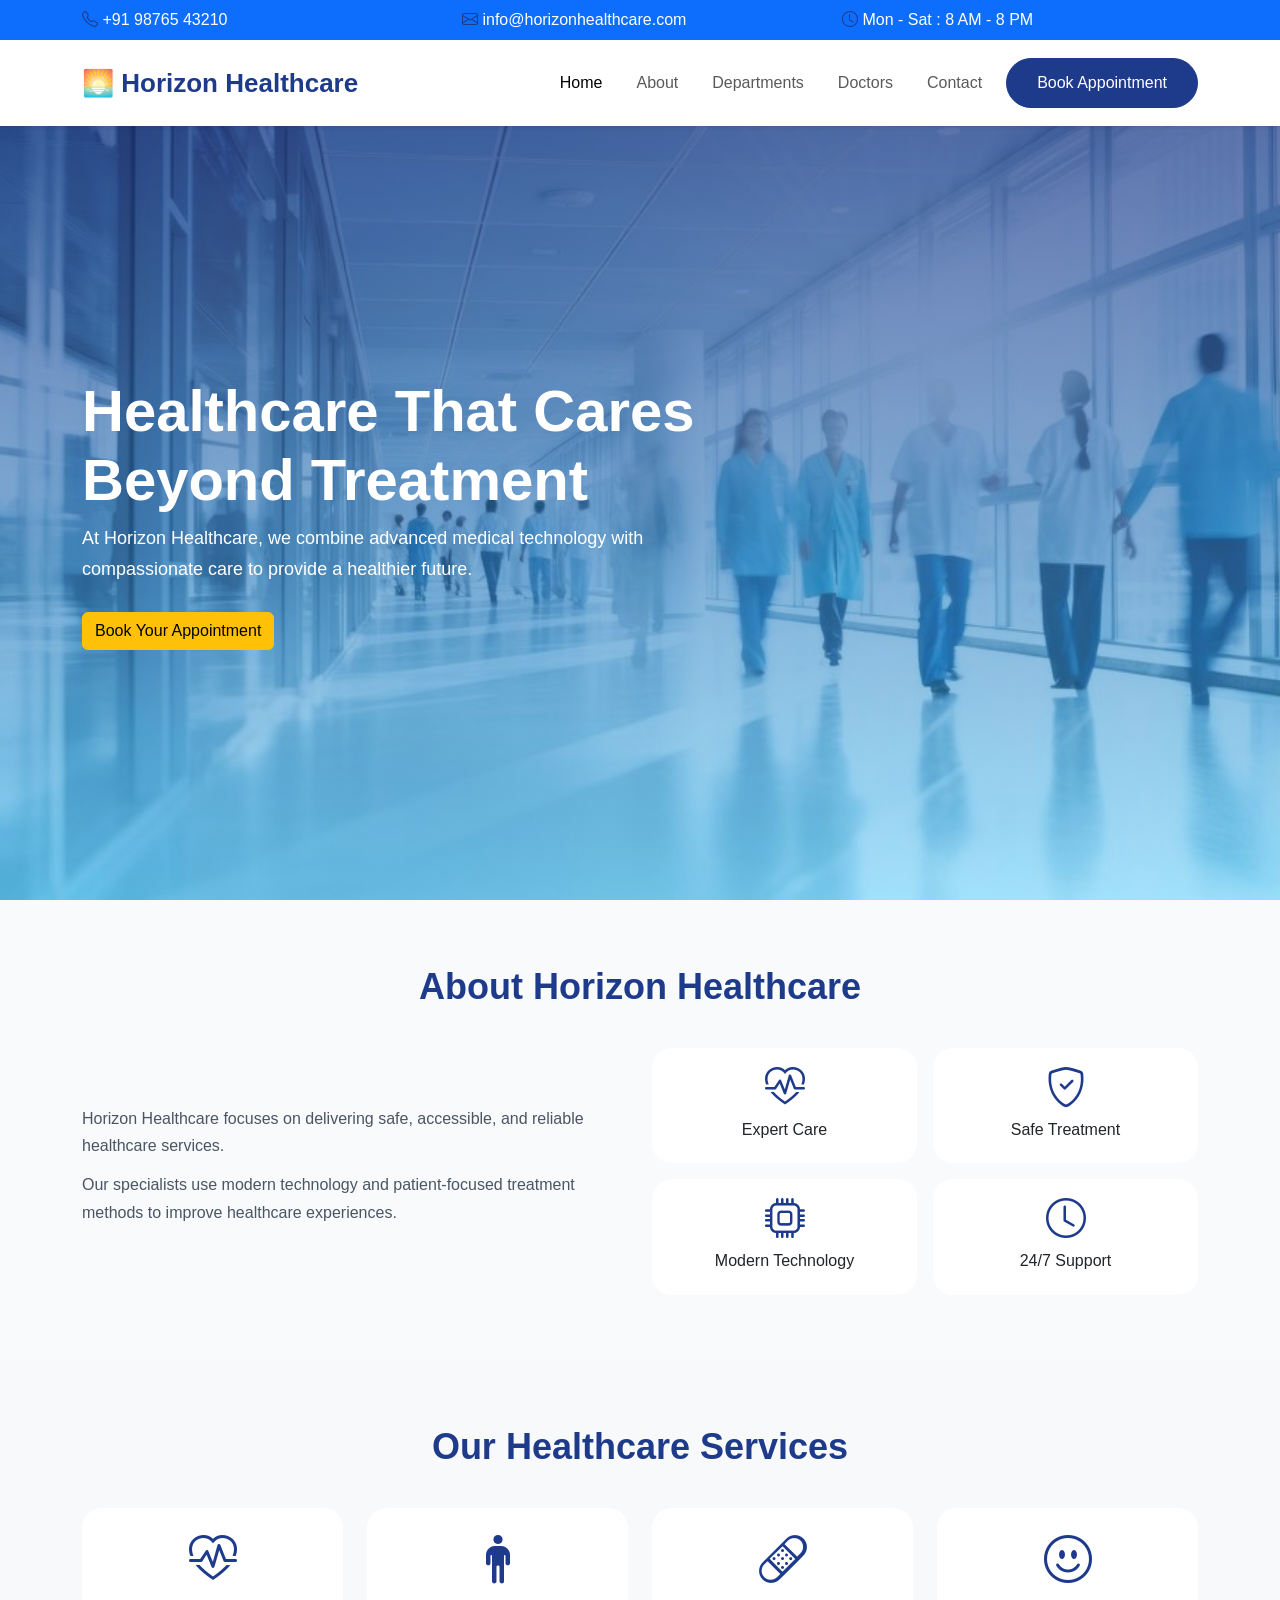
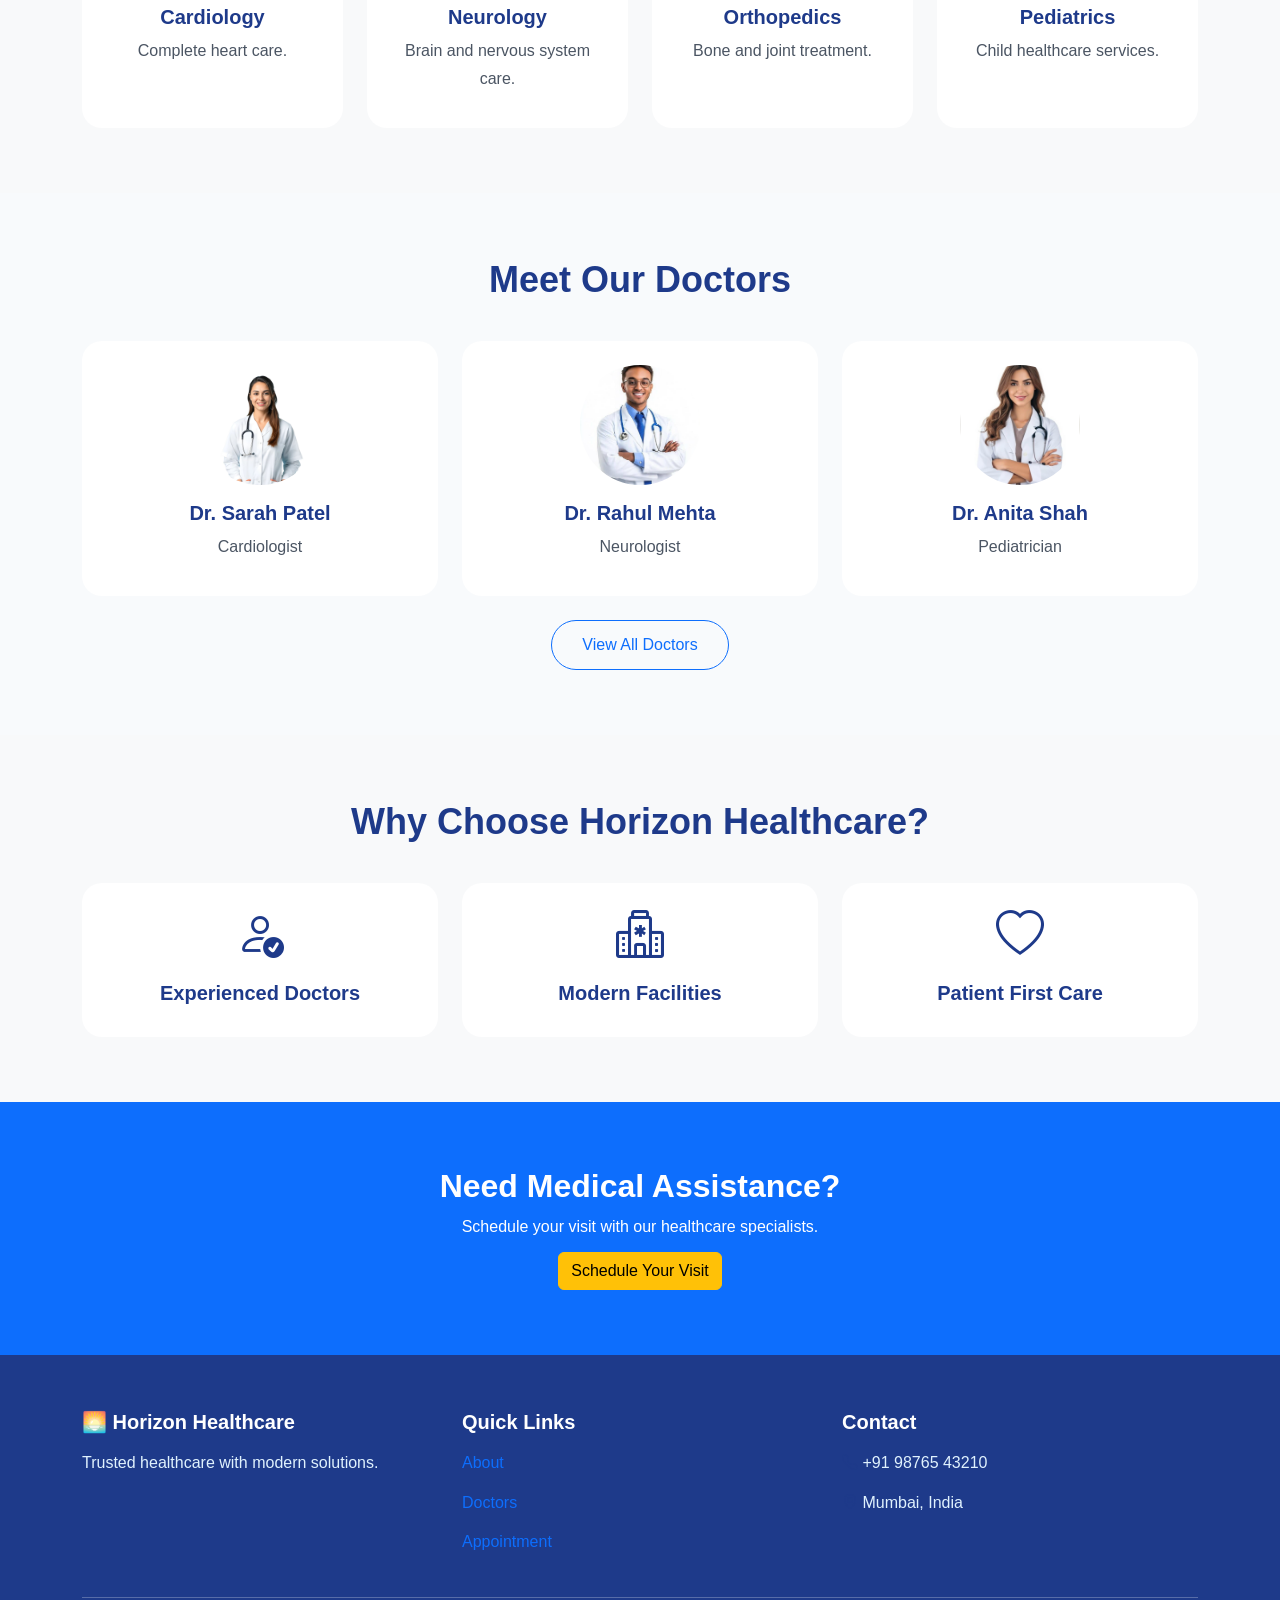
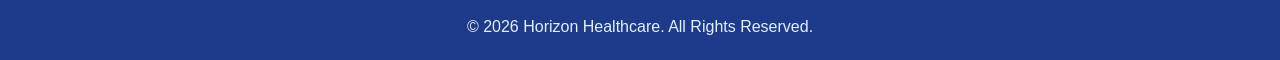
<file: index.html>
<!doctype html>
<html lang="en">
  <head>
    <meta charset="UTF-8" />
    <meta name="viewport" content="width=device-width, initial-scale=1.0" />
    <title>Horizon Healthcare | Home</title>
    <link
      href="https://cdn.jsdelivr.net/npm/bootstrap@5.3.3/dist/css/bootstrap.min.css"
      rel="stylesheet"
    />
    <link
      href="https://cdn.jsdelivr.net/npm/bootstrap-icons@1.11.3/font/bootstrap-icons.min.css"
      rel="stylesheet"
    />
    <link rel="stylesheet" href="css/style.css" />
  </head>
  <body>
    <div class="bg-primary text-white py-2" id="topBar">
      <div class="container">
        <div class="row text-center text-md-start">
          <div class="col-md-4 contact-info">
            <i class="bi bi-telephone"></i>
            +91 98765 43210
          </div>
          <div class="col-md-4 contact-info">
            <i class="bi bi-envelope"></i>
            info@horizonhealthcare.com
          </div>
          <div class="col-md-4 contact-info">
            <i class="bi bi-clock"></i>
            Mon - Sat : 8 AM - 8 PM
          </div>
        </div>
      </div>
    </div>
    <nav
      class="navbar navbar-expand-lg bg-white shadow-sm sticky-top"
      id="mainNavbar"
    >
      <div class="container">
        <a class="navbar-brand fw-bold" href="index.html" id="brandLogo">
          🌅 Horizon Healthcare
        </a>
        <button
          class="navbar-toggler"
          data-bs-toggle="collapse"
          data-bs-target="#navbarMenu"
        >
          <span class="navbar-toggler-icon"></span>
        </button>
        <div class="collapse navbar-collapse" id="navbarMenu">
          <ul class="navbar-nav ms-auto align-items-lg-center">
            <li class="nav-item">
              <a class="nav-link active" href="index.html" id="navHome">
                Home
              </a>
            </li>
            <li class="nav-item">
              <a class="nav-link" href="about.html" id="navAbout"> About </a>
            </li>
            <li class="nav-item">
              <a class="nav-link" href="departments.html" id="navDepartments">
                Departments
              </a>
            </li>
            <li class="nav-item">
              <a class="nav-link" href="doctors.html" id="navDoctors">
                Doctors
              </a>
            </li>
            <li class="nav-item">
              <a class="nav-link" href="contact.html" id="navContact">
                Contact
              </a>
            </li>
            <li class="nav-item ms-lg-3">
              <a
                href="appointment.html"
                class="btn btn-primary"
                id="navAppointment"
              >
                Book Appointment
              </a>
            </li>
          </ul>
        </div>
      </div>
    </nav>
    <section class="hero-section" id="heroSection">
      <div class="container">
        <div class="row align-items-center">
          <div class="col-lg-7">
            <h1 id="heroTitle">Healthcare That Cares Beyond Treatment</h1>
            <p id="heroDescription">
              At Horizon Healthcare, we combine advanced medical technology with
              compassionate care to provide a healthier future.
            </p>
            <a
              href="appointment.html"
              class="btn btn-warning mt-3"
              id="heroCta"
            >
              Book Your Appointment
            </a>
          </div>
        </div>
      </div>
    </section>
    <section id="aboutSection">
      <div class="container">
        <h2 class="section-title" id="aboutTitle">About Horizon Healthcare</h2>
        <div class="row align-items-center g-4">
          <div class="col-lg-6">
            <p id="aboutText1">
              Horizon Healthcare focuses on delivering safe, accessible, and
              reliable healthcare services.
            </p>
            <p id="aboutText2">
              Our specialists use modern technology and patient-focused
              treatment methods to improve healthcare experiences.
            </p>
          </div>
          <div class="col-lg-6">
            <div class="row g-3">
              <div class="col-6">
                <div class="card text-center p-3 feature-card">
                  <i class="bi bi-heart-pulse display-6"></i>
                  <h6 class="mt-2">Expert Care</h6>
                </div>
              </div>
              <div class="col-6">
                <div class="card text-center p-3 feature-card">
                  <i class="bi bi-shield-check display-6"></i>
                  <h6 class="mt-2">Safe Treatment</h6>
                </div>
              </div>
              <div class="col-6">
                <div class="card text-center p-3 feature-card">
                  <i class="bi bi-cpu display-6"></i>
                  <h6 class="mt-2">Modern Technology</h6>
                </div>
              </div>
              <div class="col-6">
                <div class="card text-center p-3 feature-card">
                  <i class="bi bi-clock display-6"></i>

                  <h6 class="mt-2">24/7 Support</h6>
                </div>
              </div>
            </div>
          </div>
        </div>
      </div>
    </section>
    <section class="bg-light" id="servicesSection">
      <div class="container">
        <h2 class="section-title" id="servicesTitle">
          Our Healthcare Services
        </h2>
        <div class="row g-4">
          <div class="col-md-3">
            <div class="card text-center p-4 h-100 service-card">
              <i class="bi bi-heart-pulse display-5"></i>
              <h5 class="mt-3">Cardiology</h5>
              <p>Complete heart care.</p>
            </div>
          </div>
          <div class="col-md-3">
            <div class="card text-center p-4 h-100 service-card">
              <i class="bi bi-person-standing display-5"></i>
              <h5 class="mt-3">Neurology</h5>
              <p>Brain and nervous system care.</p>
            </div>
          </div>
          <div class="col-md-3">
            <div class="card text-center p-4 h-100 service-card">
              <i class="bi bi-bandaid display-5"></i>
              <h5 class="mt-3">Orthopedics</h5>
              <p>Bone and joint treatment.</p>
            </div>
          </div>
          <div class="col-md-3">
            <div class="card text-center p-4 h-100 service-card">
              <i class="bi bi-emoji-smile display-5"></i>
              <h5 class="mt-3">Pediatrics</h5>
              <p>Child healthcare services.</p>
            </div>
          </div>
        </div>
      </div>
    </section>
    <section id="doctorsSection">
      <div class="container">
        <h2 class="section-title" id="doctorsTitle">Meet Our Doctors</h2>
        <div class="row g-4">
          <div class="col-md-4">
            <div class="card text-center p-4 doctor-card">
              <img
                src="images/doctors/doctor1.jpg"
                class="rounded-circle mx-auto"
                width="120"
                height="120"
                alt="Dr Sarah Patel"
              />
              <h5 class="mt-3">Dr. Sarah Patel</h5>
              <p>Cardiologist</p>
            </div>
          </div>
          <div class="col-md-4">
            <div class="card text-center p-4 doctor-card">
              <img
                src="images/doctors/doctor2.jpg"
                class="rounded-circle mx-auto"
                width="120"
                height="120"
                alt="Dr Rahul Mehta"
              />
              <h5 class="mt-3">Dr. Rahul Mehta</h5>
              <p>Neurologist</p>
            </div>
          </div>
          <div class="col-md-4">
            <div class="card text-center p-4 doctor-card">
              <img
                src="images/doctors/doctor3.jpg"
                class="rounded-circle mx-auto"
                width="120"
                height="120"
                alt="Dr Anita Shah"
              />
              <h5 class="mt-3">Dr. Anita Shah</h5>
              <p>Pediatrician</p>
            </div>
          </div>
        </div>
        <div class="text-center mt-4">
          <a
            href="doctors.html"
            class="btn btn-outline-primary"
            id="viewAllDoctors"
          >
            View All Doctors
          </a>
        </div>
      </div>
    </section>
    <section class="bg-light" id="whyChooseSection">
      <div class="container">
        <h2 class="section-title" id="whyChooseTitle">
          Why Choose Horizon Healthcare?
        </h2>
        <div class="row g-4">
          <div class="col-md-4">
            <div class="card text-center p-4 reason-card">
              <i class="bi bi-person-check display-5"></i>
              <h5 class="mt-3">Experienced Doctors</h5>
            </div>
          </div>
          <div class="col-md-4">
            <div class="card text-center p-4 reason-card">
              <i class="bi bi-hospital display-5"></i>
              <h5 class="mt-3">Modern Facilities</h5>
            </div>
          </div>
          <div class="col-md-4">
            <div class="card text-center p-4 reason-card">
              <i class="bi bi-heart display-5"></i>
              <h5 class="mt-3">Patient First Care</h5>
            </div>
          </div>
        </div>
      </div>
    </section>
    <section class="bg-primary text-white text-center" id="ctaSection">
      <div class="container">
        <h2 class="text-white" id="ctaTitle">Need Medical Assistance?</h2>
        <p class="text-white" id="ctaDescription">
          Schedule your visit with our healthcare specialists.
        </p>
        <a href="appointment.html" class="btn btn-warning" id="ctaButton">
          Schedule Your Visit
        </a>
      </div>
    </section>
    <footer id="mainFooter">
      <div class="container">
        <div class="row g-4">
          <div class="col-lg-4">
            <h5 id="footerBrand">🌅 Horizon Healthcare</h5>
            <p id="footerDescription">
              Trusted healthcare with modern solutions.
            </p>
          </div>
          <div class="col-lg-4">
            <h5 id="footerQuickLinks">Quick Links</h5>
            <p><a href="about.html" class="footer-link">About</a></p>
            <p><a href="doctors.html" class="footer-link">Doctors</a></p>
            <p>
              <a href="appointment.html" class="footer-link">Appointment</a>
            </p>
          </div>
          <div class="col-lg-4">
            <h5 id="footerContact">Contact</h5>
            <p class="contact-info">
              <i class="bi bi-telephone"></i>
              +91 98765 43210
            </p>
            <p class="contact-info">
              <i class="bi bi-geo-alt"></i>
              Mumbai, India
            </p>
          </div>
        </div>
        <hr />
        <p class="text-center mb-0" id="copyright">
          © 2026 Horizon Healthcare. All Rights Reserved.
        </p>
      </div>
    </footer>
    <script src="https://cdn.jsdelivr.net/npm/bootstrap@5.3.3/dist/js/bootstrap.bundle.min.js"></script>
    <script src="script.js"></script>
  </body>
</html>
</file>
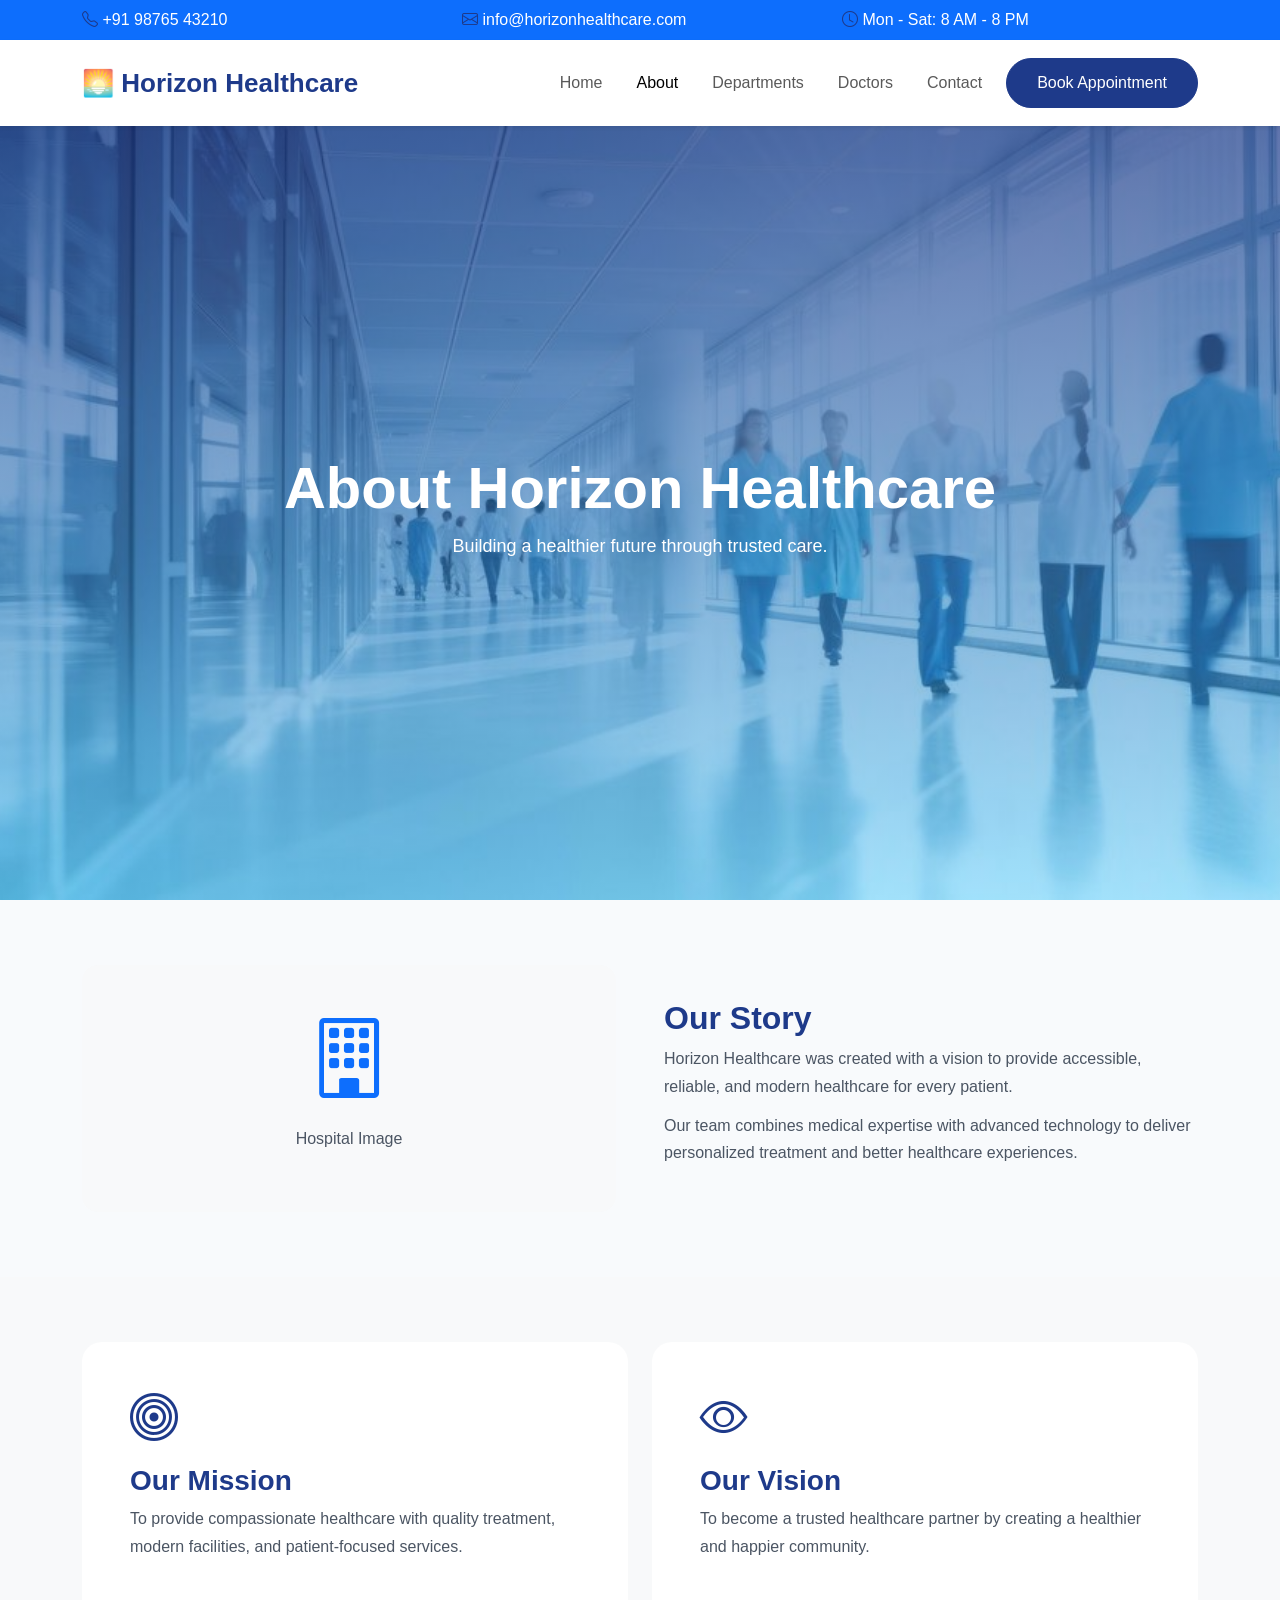
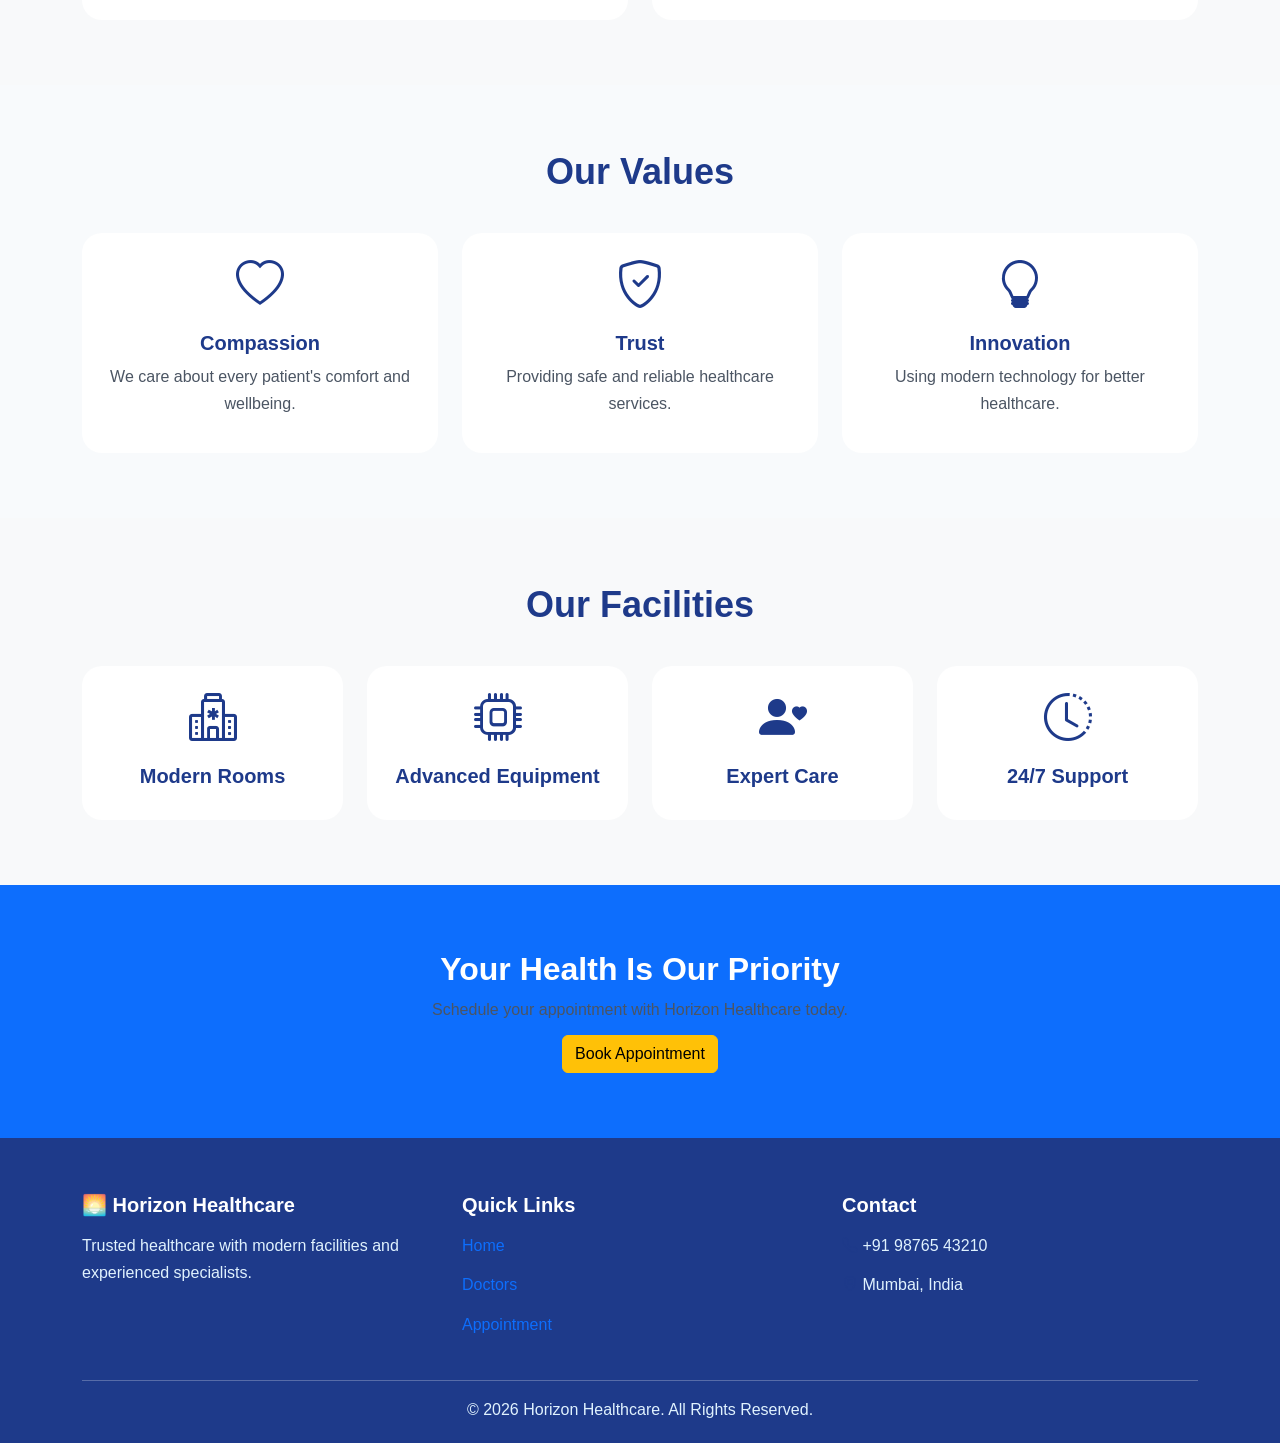
<file: about.html>
<!doctype html>
<html lang="en">
  <head>
    <meta charset="UTF-8" />
    <meta name="viewport" content="width=device-width, initial-scale=1.0" />
    <title>Horizon Healthcare | About</title>
    <link
      href="https://cdn.jsdelivr.net/npm/bootstrap@5.3.3/dist/css/bootstrap.min.css"
      rel="stylesheet"
    />
    <link
      rel="stylesheet"
      href="https://cdn.jsdelivr.net/npm/bootstrap-icons@1.11.3/font/bootstrap-icons.min.css"
    />
    <link rel="stylesheet" href="css/style.css" />
  </head>
  <body>
    <div class="bg-primary text-white py-2" id="topBar">
      <div class="container">
        <div class="row text-center text-md-start">
          <div class="col-md-4 contact-info">
            <i class="bi bi-telephone"></i>
            +91 98765 43210
          </div>
          <div class="col-md-4 contact-info">
            <i class="bi bi-envelope"></i>
            info@horizonhealthcare.com
          </div>
          <div class="col-md-4 contact-info">
            <i class="bi bi-clock"></i>
            Mon - Sat: 8 AM - 8 PM
          </div>
        </div>
      </div>
    </div>
    <nav
      class="navbar navbar-expand-lg bg-white shadow-sm sticky-top"
      id="mainNavbar"
    >
      <div class="container">
        <a class="navbar-brand fw-bold" href="index.html" id="brandLogo">
          🌅 Horizon Healthcare
        </a>
        <button
          class="navbar-toggler"
          data-bs-toggle="collapse"
          data-bs-target="#navbarMenu"
        >
          <span class="navbar-toggler-icon"></span>
        </button>
        <div class="collapse navbar-collapse" id="navbarMenu">
          <ul class="navbar-nav ms-auto align-items-lg-center">
            <li class="nav-item">
              <a class="nav-link" href="index.html" id="navHome"> Home </a>
            </li>
            <li class="nav-item">
              <a class="nav-link active" href="about.html" id="navAbout">
                About
              </a>
            </li>
            <li class="nav-item">
              <a class="nav-link" href="departments.html" id="navDepartments">
                Departments
              </a>
            </li>
            <li class="nav-item">
              <a class="nav-link" href="doctors.html" id="navDoctors">
                Doctors
              </a>
            </li>
            <li class="nav-item">
              <a class="nav-link" href="contact.html" id="navContact">
                Contact
              </a>
            </li>
            <li class="nav-item ms-lg-3">
              <a
                href="appointment.html"
                class="btn btn-primary"
                id="navAppointment"
              >
                Book Appointment
              </a>
            </li>
          </ul>
        </div>
      </div>
    </nav>
    <section class="hero-section text-center" id="heroSection">
      <div class="container">
        <h1 id="heroTitle">About Horizon Healthcare</h1>
        <p class="lead" id="heroDescription">
          Building a healthier future through trusted care.
        </p>
      </div>
    </section>
    <section id="storySection">
      <div class="container">
        <div class="row align-items-center g-5">
          <div class="col-lg-6">
            <div class="bg-light rounded-4 p-5 text-center hospital-image">
              <i class="bi bi-building display-1 text-primary"></i>
              <p class="mt-3">Hospital Image</p>
            </div>
          </div>
          <div class="col-lg-6">
            <h2 id="storyTitle">Our Story</h2>
            <p id="storyText1">
              Horizon Healthcare was created with a vision to provide
              accessible, reliable, and modern healthcare for every patient.
            </p>
            <p id="storyText2">
              Our team combines medical expertise with advanced technology to
              deliver personalized treatment and better healthcare experiences.
            </p>
          </div>
        </div>
      </div>
    </section>
    <section class="bg-light" id="missionVisionSection">
      <div class="container">
        <div class="row g-4">
          <div class="col-md-6">
            <div class="card p-5 h-100 mission-card">
              <i class="bi bi-bullseye display-5"></i>
              <h3 class="mt-3" id="missionTitle">Our Mission</h3>
              <p id="missionText">
                To provide compassionate healthcare with quality treatment,
                modern facilities, and patient-focused services.
              </p>
            </div>
          </div>
          <div class="col-md-6">
            <div class="card p-5 h-100 vision-card">
              <i class="bi bi-eye display-5"></i>
              <h3 class="mt-3" id="visionTitle">Our Vision</h3>
              <p id="visionText">
                To become a trusted healthcare partner by creating a healthier
                and happier community.
              </p>
            </div>
          </div>
        </div>
      </div>
    </section>
    <section id="valuesSection">
      <div class="container">
        <h2 class="section-title" id="valuesTitle">Our Values</h2>
        <div class="row g-4">
          <div class="col-md-4">
            <div class="card text-center p-4 h-100 value-card">
              <i class="bi bi-heart display-5"></i>
              <h5 class="mt-3">Compassion</h5>
              <p>We care about every patient's comfort and wellbeing.</p>
            </div>
          </div>
          <div class="col-md-4">
            <div class="card text-center p-4 h-100 value-card">
              <i class="bi bi-shield-check display-5"></i>
              <h5 class="mt-3">Trust</h5>
              <p>Providing safe and reliable healthcare services.</p>
            </div>
          </div>
          <div class="col-md-4">
            <div class="card text-center p-4 h-100 value-card">
              <i class="bi bi-lightbulb display-5"></i>
              <h5 class="mt-3">Innovation</h5>
              <p>Using modern technology for better healthcare.</p>
            </div>
          </div>
        </div>
      </div>
    </section>
    <section class="bg-light" id="facilitiesSection">
      <div class="container">
        <h2 class="section-title" id="facilitiesTitle">Our Facilities</h2>
        <div class="row g-4">
          <div class="col-md-3">
            <div class="card p-4 text-center facility-card">
              <i class="bi bi-hospital display-5"></i>
              <h5 class="mt-3">Modern Rooms</h5>
            </div>
          </div>
          <div class="col-md-3">
            <div class="card p-4 text-center facility-card">
              <i class="bi bi-cpu display-5"></i>
              <h5 class="mt-3">Advanced Equipment</h5>
            </div>
          </div>
          <div class="col-md-3">
            <div class="card p-4 text-center facility-card">
              <i class="bi bi-person-heart display-5"></i>
              <h5 class="mt-3">Expert Care</h5>
            </div>
          </div>
          <div class="col-md-3">
            <div class="card p-4 text-center facility-card">
              <i class="bi bi-clock-history display-5"></i>
              <h5 class="mt-3">24/7 Support</h5>
            </div>
          </div>
        </div>
      </div>
    </section>
    <section class="bg-primary text-center text-white" id="ctaSection">
      <div class="container">
        <h2 class="text-white" id="ctaTitle">Your Health Is Our Priority</h2>
        <p id="ctaDescription">
          Schedule your appointment with Horizon Healthcare today.
        </p>
        <a href="appointment.html" class="btn btn-warning" id="ctaButton">
          Book Appointment
        </a>
      </div>
    </section>
    <footer id="mainFooter">
      <div class="container">
        <div class="row g-4">
          <div class="col-lg-4">
            <h5 id="footerBrand">🌅 Horizon Healthcare</h5>
            <p id="footerDescription">
              Trusted healthcare with modern facilities and experienced
              specialists.
            </p>
          </div>
          <div class="col-lg-4">
            <h5 id="footerQuickLinks">Quick Links</h5>
            <p><a href="index.html" class="footer-link">Home</a></p>
            <p><a href="doctors.html" class="footer-link">Doctors</a></p>
            <p>
              <a href="appointment.html" class="footer-link">Appointment</a>
            </p>
          </div>
          <div class="col-lg-4">
            <h5 id="footerContact">Contact</h5>
            <p class="contact-info">
              <i class="bi bi-telephone"></i>
              +91 98765 43210
            </p>
            <p class="contact-info">
              <i class="bi bi-geo-alt"></i>
              Mumbai, India
            </p>
          </div>
        </div>
        <hr />
        <p class="text-center mb-0" id="copyright">
          © 2026 Horizon Healthcare. All Rights Reserved.
        </p>
      </div>
    </footer>
    <script src="https://cdn.jsdelivr.net/npm/bootstrap@5.3.3/dist/js/bootstrap.bundle.min.js"></script>
    <script src="script.js"></script>
  </body>
</html>
</file>
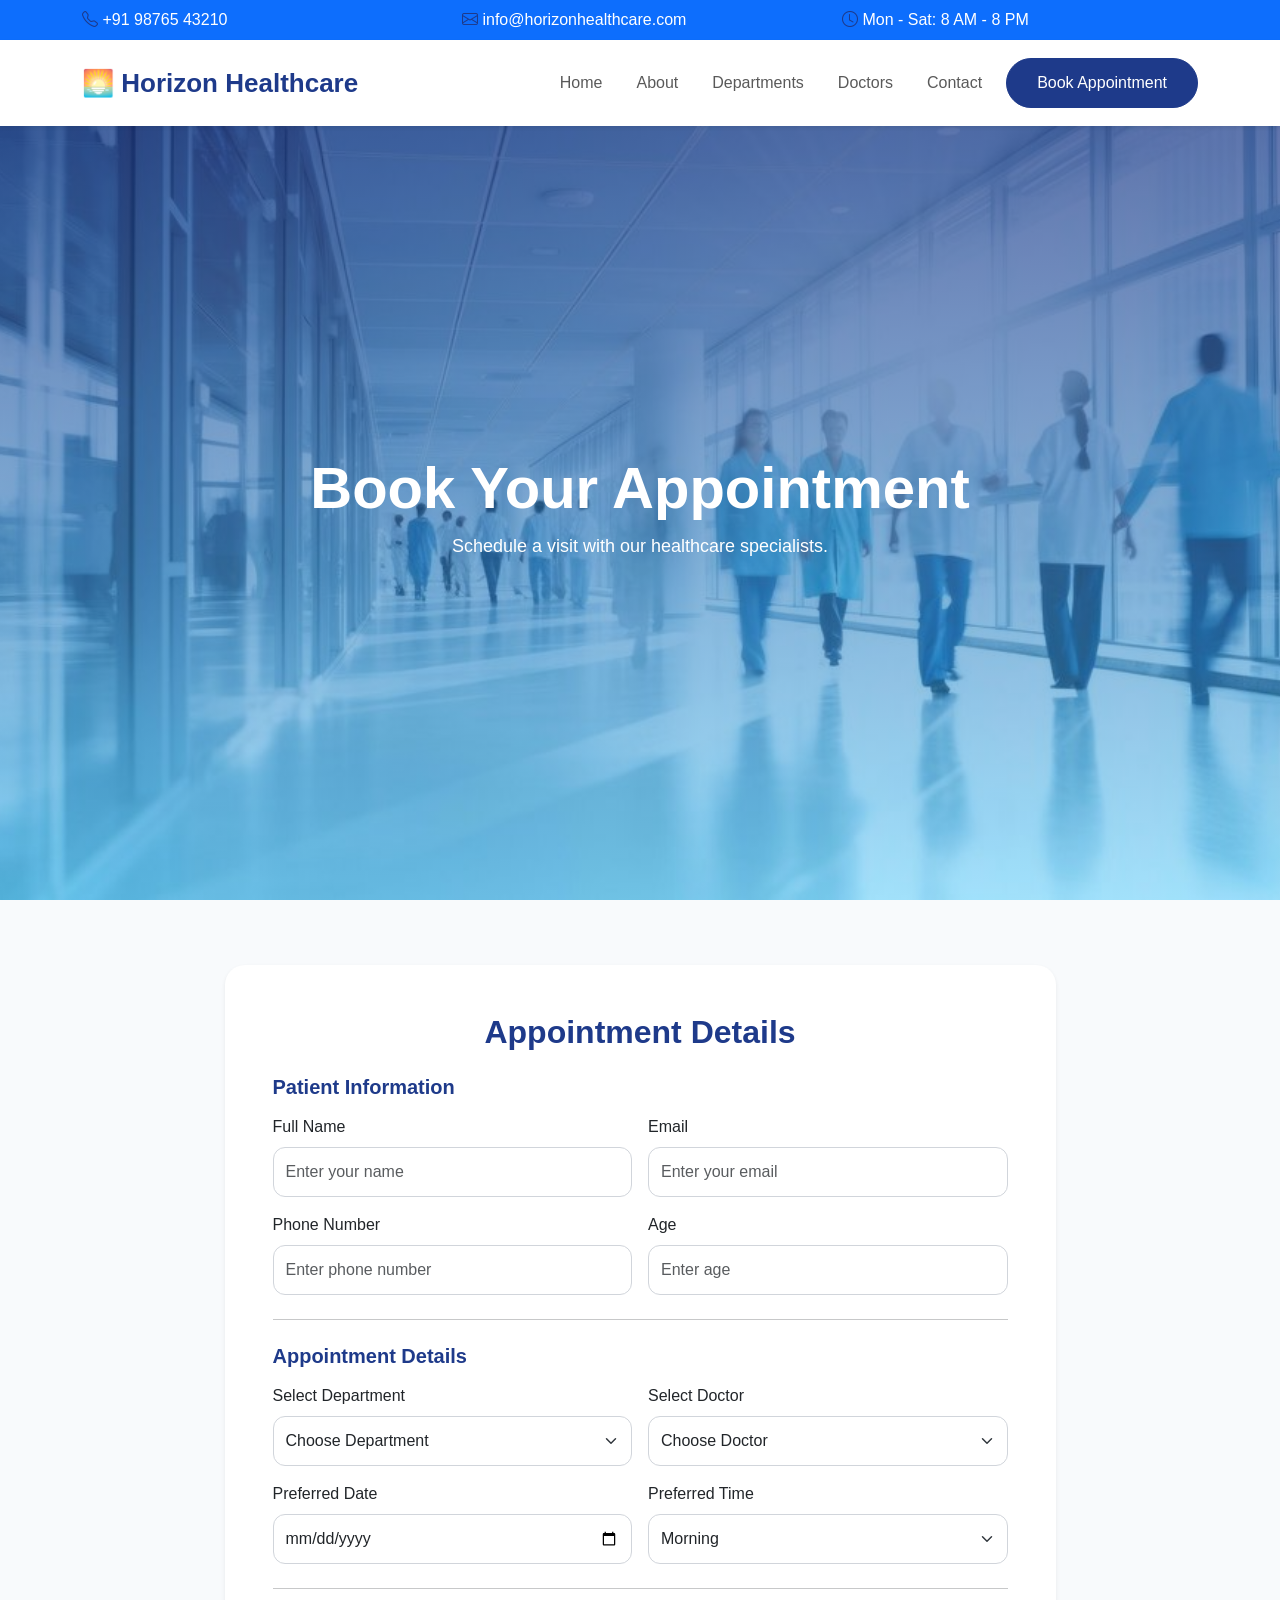
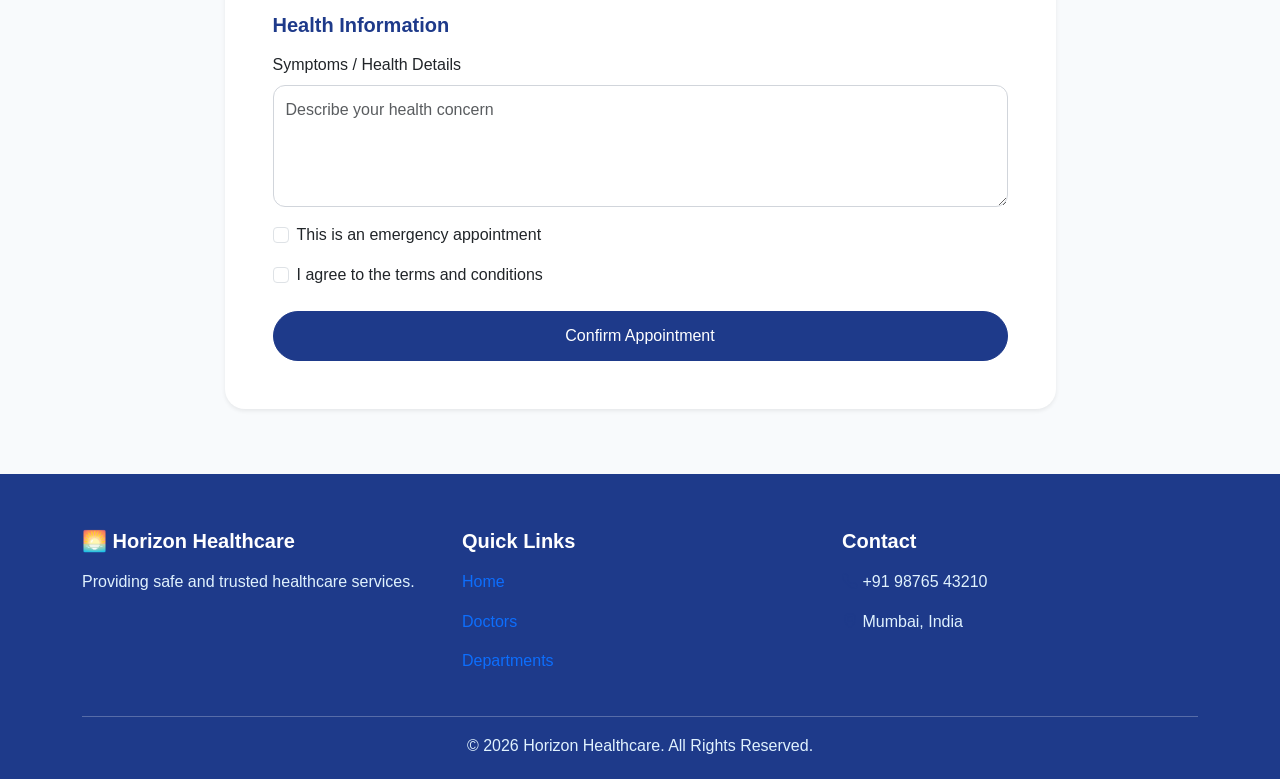
<file: appointment.html>
<!doctype html>
<html lang="en">
  <head>
    <meta charset="UTF-8" />
    <meta name="viewport" content="width=device-width, initial-scale=1.0" />
    <title>Horizon Healthcare | Appointment</title>
    <link
      href="https://cdn.jsdelivr.net/npm/bootstrap@5.3.3/dist/css/bootstrap.min.css"
      rel="stylesheet"
    />
    <link
      rel="stylesheet"
      href="https://cdn.jsdelivr.net/npm/bootstrap-icons@1.11.3/font/bootstrap-icons.min.css"
    />
    <link rel="stylesheet" href="css/style.css" />
  </head>
  <body>
    <div class="bg-primary text-white py-2" id="topBar">
      <div class="container">
        <div class="row text-center text-md-start">
          <div class="col-md-4 contact-info">
            <i class="bi bi-telephone"></i>
            +91 98765 43210
          </div>
          <div class="col-md-4 contact-info">
            <i class="bi bi-envelope"></i>
            info@horizonhealthcare.com
          </div>
          <div class="col-md-4 contact-info">
            <i class="bi bi-clock"></i>
            Mon - Sat: 8 AM - 8 PM
          </div>
        </div>
      </div>
    </div>
    <nav
      class="navbar navbar-expand-lg bg-white shadow-sm sticky-top"
      id="mainNavbar"
    >
      <div class="container">
        <a class="navbar-brand fw-bold" href="index.html" id="brandLogo">
          🌅 Horizon Healthcare
        </a>
        <button
          class="navbar-toggler"
          data-bs-toggle="collapse"
          data-bs-target="#navbarMenu"
        >
          <span class="navbar-toggler-icon"></span>
        </button>
        <div class="collapse navbar-collapse" id="navbarMenu">
          <ul class="navbar-nav ms-auto align-items-lg-center">
            <li class="nav-item">
              <a class="nav-link" href="index.html" id="navHome"> Home </a>
            </li>
            <li class="nav-item">
              <a class="nav-link" href="about.html" id="navAbout"> About </a>
            </li>
            <li class="nav-item">
              <a class="nav-link" href="departments.html" id="navDepartments">
                Departments
              </a>
            </li>
            <li class="nav-item">
              <a class="nav-link" href="doctors.html" id="navDoctors">
                Doctors
              </a>
            </li>
            <li class="nav-item">
              <a class="nav-link" href="contact.html" id="navContact">
                Contact
              </a>
            </li>
            <li class="nav-item ms-lg-3">
              <a
                href="appointment.html"
                class="btn btn-primary"
                id="navAppointment"
              >
                Book Appointment
              </a>
            </li>
          </ul>
        </div>
      </div>
    </nav>
    <section class="hero-section text-center" id="heroSection">
      <div class="container">
        <h1 id="heroTitle">Book Your Appointment</h1>
        <p class="lead" id="heroDescription">
          Schedule a visit with our healthcare specialists.
        </p>
      </div>
    </section>
    <section id="appointmentSection">
      <div class="container">
        <div class="row justify-content-center">
          <div class="col-lg-9">
            <div class="card p-4 p-md-5 shadow-sm appointment-card">
              <h2 class="mb-4 text-center" id="appointmentTitle">
                Appointment Details
              </h2>
              <form id="appointmentForm" class="appointment-form">
                <h5 class="mb-3" id="patientInfoTitle">Patient Information</h5>
                <div class="row g-3">
                  <div class="col-md-6">
                    <label class="form-label"> Full Name </label>
                    <input
                      type="text"
                      id="name"
                      class="form-control"
                      placeholder="Enter your name"
                    />
                  </div>
                  <div class="col-md-6">
                    <label class="form-label"> Email </label>
                    <input
                      type="email"
                      id="email"
                      class="form-control"
                      placeholder="Enter your email"
                    />
                  </div>
                  <div class="col-md-6">
                    <label class="form-label"> Phone Number </label>
                    <input
                      type="tel"
                      id="phone"
                      class="form-control"
                      placeholder="Enter phone number"
                    />
                  </div>
                  <div class="col-md-6">
                    <label class="form-label"> Age </label>
                    <input
                      type="number"
                      id="age"
                      class="form-control"
                      placeholder="Enter age"
                    />
                  </div>
                </div>
                <hr class="my-4" />
                <h5 class="mb-3" id="appointmentDetailsTitle">
                  Appointment Details
                </h5>
                <div class="row g-3">
                  <div class="col-md-6">
                    <label class="form-label"> Select Department </label>
                    <select id="department" class="form-select">
                      <option selected>Choose Department</option>
                      <option>Cardiology</option>
                      <option>Neurology</option>
                      <option>Orthopedics</option>
                      <option>Pediatrics</option>
                      <option>General Medicine</option>
                    </select>
                  </div>
                  <div class="col-md-6">
                    <label class="form-label"> Select Doctor </label>
                    <select id="doctor" class="form-select">
                      <option selected>Choose Doctor</option>
                      <option>Dr. Sarah Patel</option>
                      <option>Dr. Rahul Mehta</option>
                      <option>Dr. Anita Shah</option>
                    </select>
                  </div>
                  <div class="col-md-6">
                    <label class="form-label"> Preferred Date </label>
                    <input type="date" id="date" class="form-control" />
                  </div>
                  <div class="col-md-6">
                    <label class="form-label"> Preferred Time </label>
                    <select id="time" class="form-select">
                      <option>Morning</option>
                      <option>Afternoon</option>
                      <option>Evening</option>
                    </select>
                  </div>
                </div>
                <hr class="my-4" />
                <h5 class="mb-3" id="healthInfoTitle">Health Information</h5>
                <div class="mb-3">
                  <label class="form-label"> Symptoms / Health Details </label>
                  <textarea
                    id="symptoms"
                    class="form-control"
                    rows="4"
                    placeholder="Describe your health concern"
                  ></textarea>
                </div>
                <div class="form-check mb-3">
                  <input
                    id="emergency"
                    class="form-check-input"
                    type="checkbox"
                  />
                  <label class="form-check-label">
                    This is an emergency appointment
                  </label>
                </div>
                <div class="form-check mb-4">
                  <input id="terms" class="form-check-input" type="checkbox" />
                  <label class="form-check-label">
                    I agree to the terms and conditions
                  </label>
                </div>
                <button
                  type="submit"
                  id="submitAppointment"
                  class="btn btn-primary w-100"
                >
                  Confirm Appointment
                </button>
              </form>
            </div>
          </div>
        </div>
      </div>
    </section>
    <div class="modal fade" id="confirmModal">
      <div class="modal-dialog modal-dialog-centered">
        <div class="modal-content">
          <div class="modal-header">
            <h5 class="modal-title">Appointment Confirmed</h5>
            <button class="btn-close" data-bs-dismiss="modal"></button>
          </div>
          <div class="modal-body text-center">
            <i class="bi bi-check-circle display-3 text-success"></i>
            <p class="mt-3">
              Your appointment request has been submitted. Our team will contact
              you soon.
            </p>
          </div>
        </div>
      </div>
    </div>
    <footer id="mainFooter">
      <div class="container">
        <div class="row g-4">
          <div class="col-lg-4">
            <h5 id="footerBrand">🌅 Horizon Healthcare</h5>
            <p id="footerDescription">
              Providing safe and trusted healthcare services.
            </p>
          </div>
          <div class="col-lg-4">
            <h5 id="footerQuickLinks">Quick Links</h5>
            <p><a href="index.html" class="footer-link">Home</a></p>
            <p><a href="doctors.html" class="footer-link">Doctors</a></p>
            <p>
              <a href="departments.html" class="footer-link">Departments</a>
            </p>
          </div>
          <div class="col-lg-4">
            <h5 id="footerContact">Contact</h5>
            <p class="contact-info">
              <i class="bi bi-telephone"></i>
              +91 98765 43210
            </p>
            <p class="contact-info">
              <i class="bi bi-geo-alt"></i>
              Mumbai, India
            </p>
          </div>
        </div>
        <hr />
        <p class="text-center mb-0" id="copyright">
          © 2026 Horizon Healthcare. All Rights Reserved.
        </p>
      </div>
    </footer>
    <script src="https://cdn.jsdelivr.net/npm/bootstrap@5.3.3/dist/js/bootstrap.bundle.min.js"></script>
    <script src="script.js"></script>
  </body>
</html>
</file>
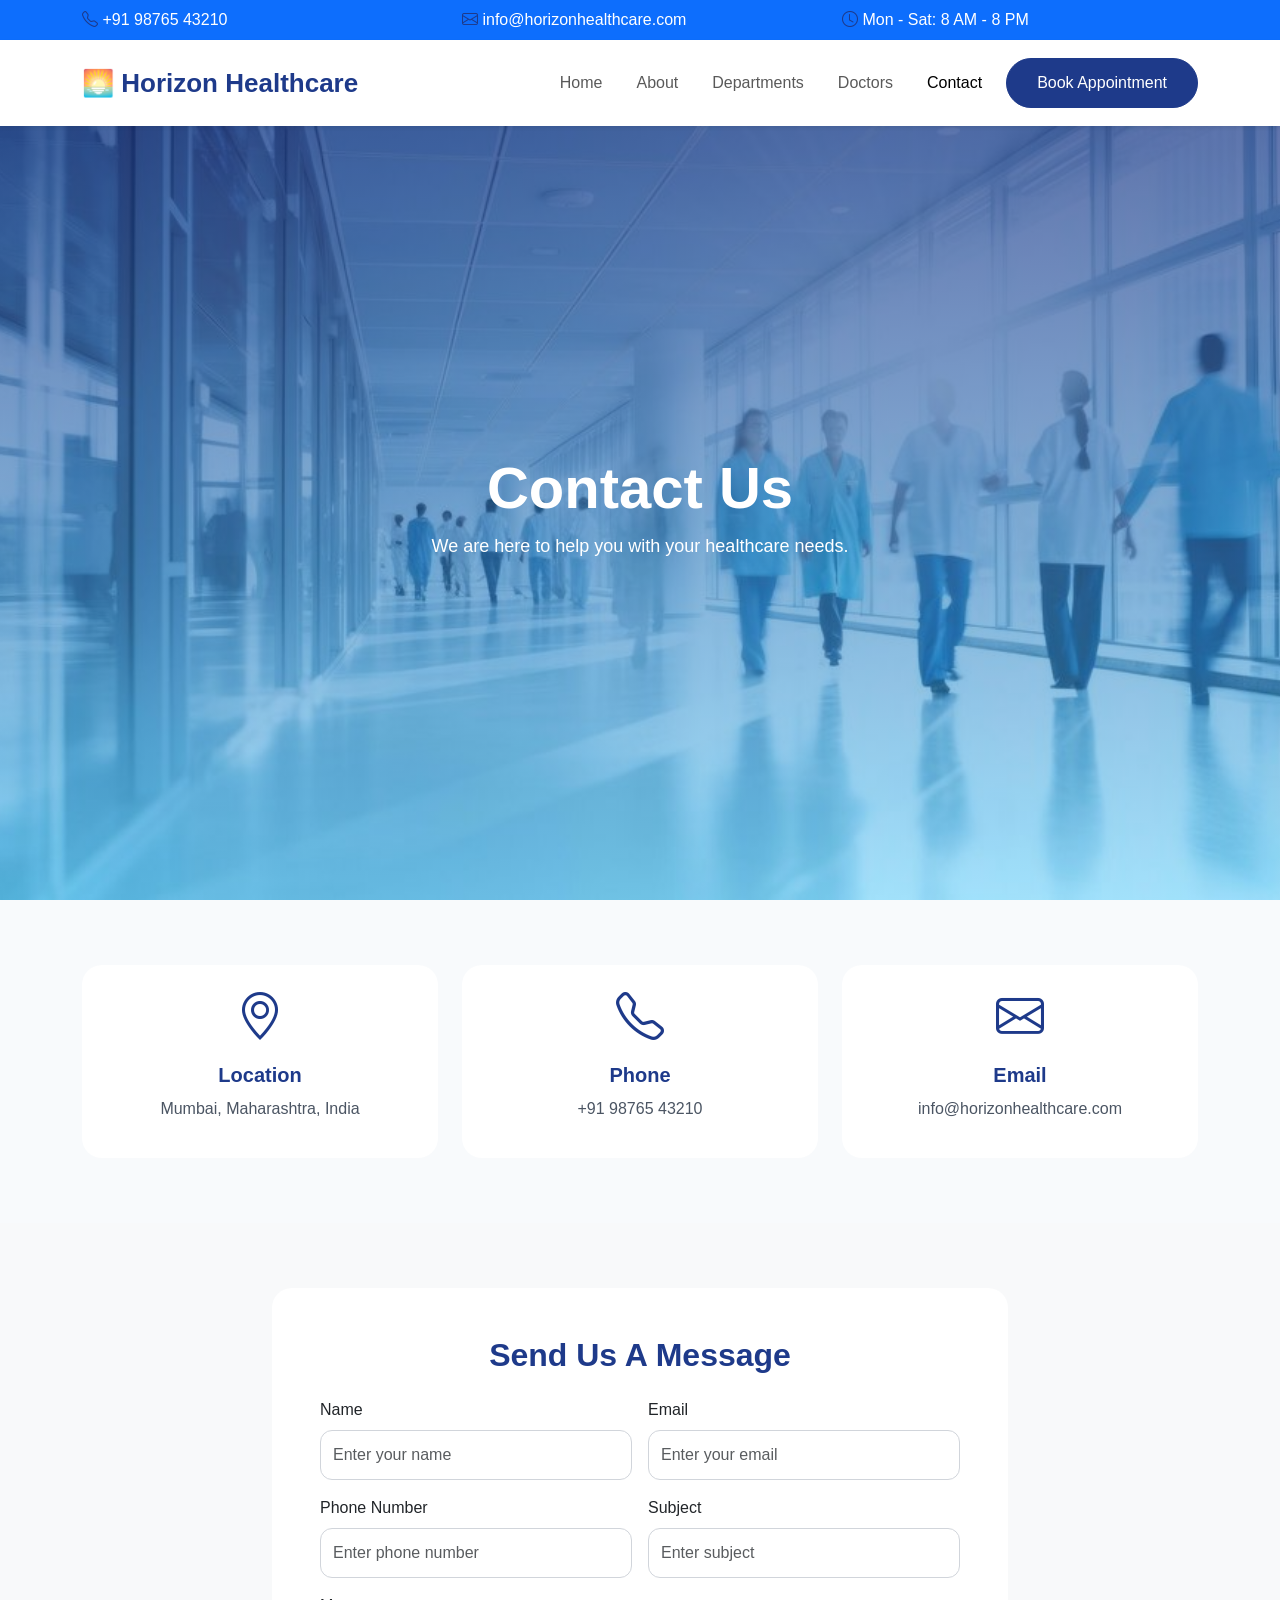
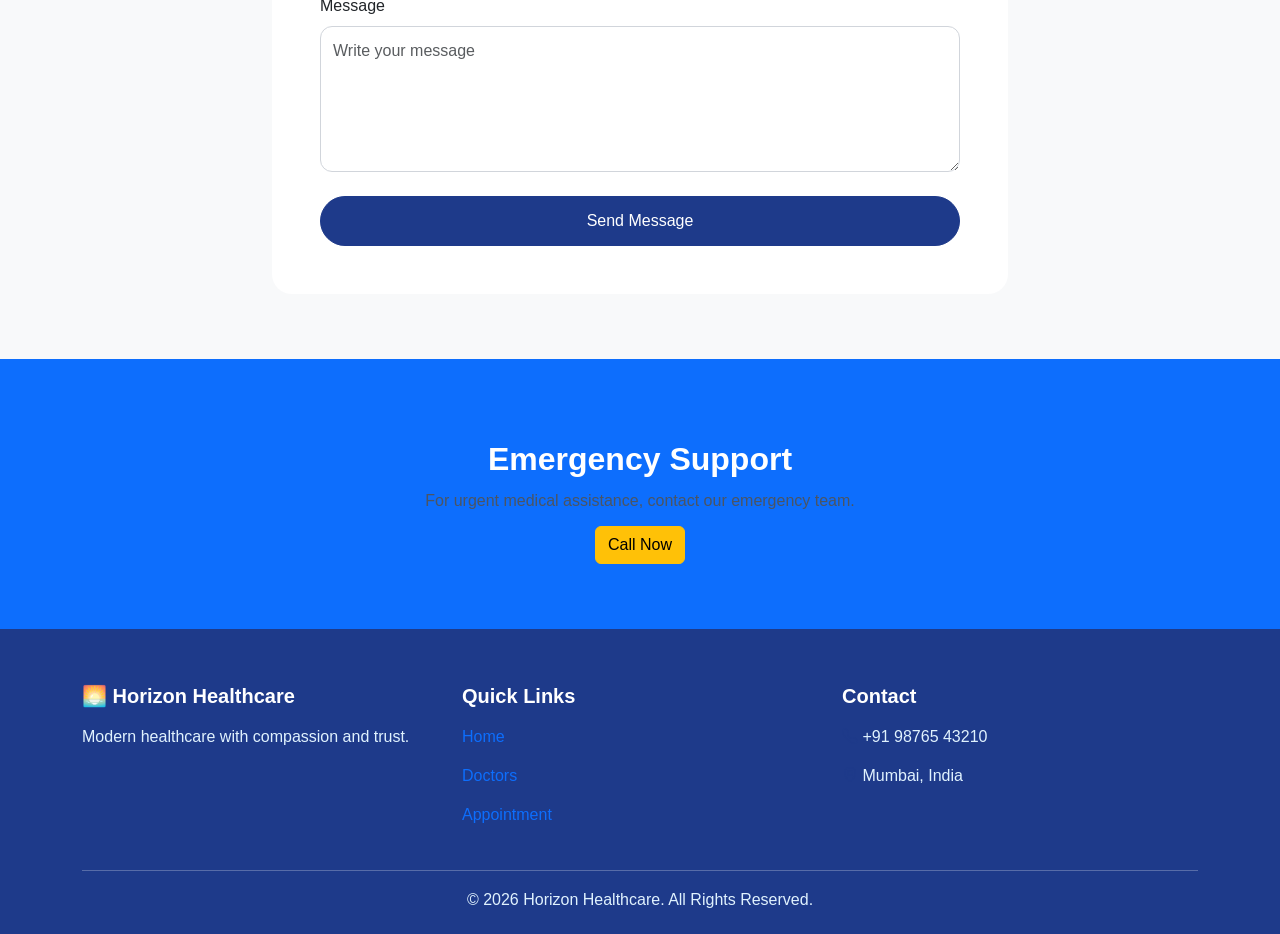
<file: contact.html>
<!doctype html>
<html lang="en">
  <head>
    <meta charset="UTF-8" />
    <meta name="viewport" content="width=device-width, initial-scale=1.0" />
    <title>Horizon Healthcare | Contact</title>
    <link
      href="https://cdn.jsdelivr.net/npm/bootstrap@5.3.3/dist/css/bootstrap.min.css"
      rel="stylesheet"
    />
    <link
      rel="stylesheet"
      href="https://cdn.jsdelivr.net/npm/bootstrap-icons@1.11.3/font/bootstrap-icons.min.css"
    />
    <link rel="stylesheet" href="css/style.css" />
  </head>
  <body>
    <div class="bg-primary text-white py-2" id="topBar">
      <div class="container">
        <div class="row text-center text-md-start">
          <div class="col-md-4 contact-info">
            <i class="bi bi-telephone"></i>
            +91 98765 43210
          </div>
          <div class="col-md-4 contact-info">
            <i class="bi bi-envelope"></i>
            info@horizonhealthcare.com
          </div>
          <div class="col-md-4 contact-info">
            <i class="bi bi-clock"></i>
            Mon - Sat: 8 AM - 8 PM
          </div>
        </div>
      </div>
    </div>
    <nav
      class="navbar navbar-expand-lg bg-white shadow-sm sticky-top"
      id="mainNavbar"
    >
      <div class="container">
        <a class="navbar-brand fw-bold" href="index.html" id="brandLogo">
          🌅 Horizon Healthcare
        </a>
        <button
          class="navbar-toggler"
          data-bs-toggle="collapse"
          data-bs-target="#navbarMenu"
        >
          <span class="navbar-toggler-icon"></span>
        </button>
        <div class="collapse navbar-collapse" id="navbarMenu">
          <ul class="navbar-nav ms-auto align-items-lg-center">
            <li class="nav-item">
              <a class="nav-link" href="index.html" id="navHome"> Home </a>
            </li>
            <li class="nav-item">
              <a class="nav-link" href="about.html" id="navAbout"> About </a>
            </li>
            <li class="nav-item">
              <a class="nav-link" href="departments.html" id="navDepartments">
                Departments
              </a>
            </li>
            <li class="nav-item">
              <a class="nav-link" href="doctors.html" id="navDoctors">
                Doctors
              </a>
            </li>
            <li class="nav-item">
              <a class="nav-link active" href="contact.html" id="navContact">
                Contact
              </a>
            </li>
            <li class="nav-item ms-lg-3">
              <a
                href="appointment.html"
                class="btn btn-primary"
                id="navAppointment"
              >
                Book Appointment
              </a>
            </li>
          </ul>
        </div>
      </div>
    </nav>
    <section class="hero-section text-center" id="heroSection">
      <div class="container">
        <h1 id="heroTitle">Contact Us</h1>
        <p class="lead" id="heroDescription">
          We are here to help you with your healthcare needs.
        </p>
      </div>
    </section>
    <section id="contactInfoSection">
      <div class="container">
        <div class="row g-4">
          <div class="col-md-4">
            <div class="card text-center p-4 h-100 contact-card">
              <i class="bi bi-geo-alt display-5"></i>
              <h5 class="mt-3">Location</h5>
              <p>Mumbai, Maharashtra, India</p>
            </div>
          </div>
          <div class="col-md-4">
            <div class="card text-center p-4 h-100 contact-card">
              <i class="bi bi-telephone display-5"></i>
              <h5 class="mt-3">Phone</h5>
              <p>+91 98765 43210</p>
            </div>
          </div>
          <div class="col-md-4">
            <div class="card text-center p-4 h-100 contact-card">
              <i class="bi bi-envelope display-5"></i>
              <h5 class="mt-3">Email</h5>
              <p>info@horizonhealthcare.com</p>
            </div>
          </div>
        </div>
      </div>
    </section>
    <section class="bg-light" id="contactFormSection">
      <div class="container">
        <div class="row justify-content-center">
          <div class="col-lg-8">
            <div class="card p-4 p-md-5 contact-form-card">
              <h2 class="text-center mb-4" id="contactFormTitle">
                Send Us A Message
              </h2>
              <form id="contactForm" class="contact-form">
                <div class="row g-3">
                  <div class="col-md-6">
                    <label class="form-label"> Name </label>
                    <input
                      type="text"
                      id="contactName"
                      class="form-control"
                      placeholder="Enter your name"
                    />
                  </div>
                  <div class="col-md-6">
                    <label class="form-label"> Email </label>
                    <input
                      type="email"
                      id="contactEmail"
                      class="form-control"
                      placeholder="Enter your email"
                    />
                  </div>
                  <div class="col-md-6">
                    <label class="form-label"> Phone Number </label>
                    <input
                      type="tel"
                      id="contactPhone"
                      class="form-control"
                      placeholder="Enter phone number"
                    />
                  </div>
                  <div class="col-md-6">
                    <label class="form-label"> Subject </label>
                    <input
                      type="text"
                      id="contactSubject"
                      class="form-control"
                      placeholder="Enter subject"
                    />
                  </div>
                  <div class="col-12">
                    <label class="form-label"> Message </label>
                    <textarea
                      id="contactMessage"
                      class="form-control"
                      rows="5"
                      placeholder="Write your message"
                    ></textarea>
                  </div>
                </div>
                <button
                  type="submit"
                  id="submitContact"
                  class="btn btn-primary w-100 mt-4"
                >
                  Send Message
                </button>
              </form>
            </div>
          </div>
        </div>
      </div>
    </section>
    <section class="bg-primary text-white text-center" id="emergencySection">
      <div class="container">
        <i class="bi bi-ambulance display-4"></i>
        <h2 class="text-white mt-3" id="emergencyTitle">Emergency Support</h2>
        <p id="emergencyDescription">
          For urgent medical assistance, contact our emergency team.
        </p>
        <a
          href="tel:+919876543210"
          class="btn btn-warning"
          id="emergencyButton"
        >
          Call Now
        </a>
      </div>
    </section>
    <footer id="mainFooter">
      <div class="container">
        <div class="row g-4">
          <div class="col-lg-4">
            <h5 id="footerBrand">🌅 Horizon Healthcare</h5>
            <p id="footerDescription">
              Modern healthcare with compassion and trust.
            </p>
          </div>
          <div class="col-lg-4">
            <h5 id="footerQuickLinks">Quick Links</h5>
            <p><a href="index.html" class="footer-link">Home</a></p>
            <p><a href="doctors.html" class="footer-link">Doctors</a></p>
            <p>
              <a href="appointment.html" class="footer-link">Appointment</a>
            </p>
          </div>
          <div class="col-lg-4">
            <h5 id="footerContact">Contact</h5>
            <p class="contact-info">
              <i class="bi bi-telephone"></i>
              +91 98765 43210
            </p>
            <p class="contact-info">
              <i class="bi bi-geo-alt"></i>
              Mumbai, India
            </p>
          </div>
        </div>
        <hr />
        <p class="text-center mb-0" id="copyright">
          © 2026 Horizon Healthcare. All Rights Reserved.
        </p>
      </div>
    </footer>
    <script src="https://cdn.jsdelivr.net/npm/bootstrap@5.3.3/dist/js/bootstrap.bundle.min.js"></script>
    <script src="script.js"></script>
  </body>
</html>
</file>
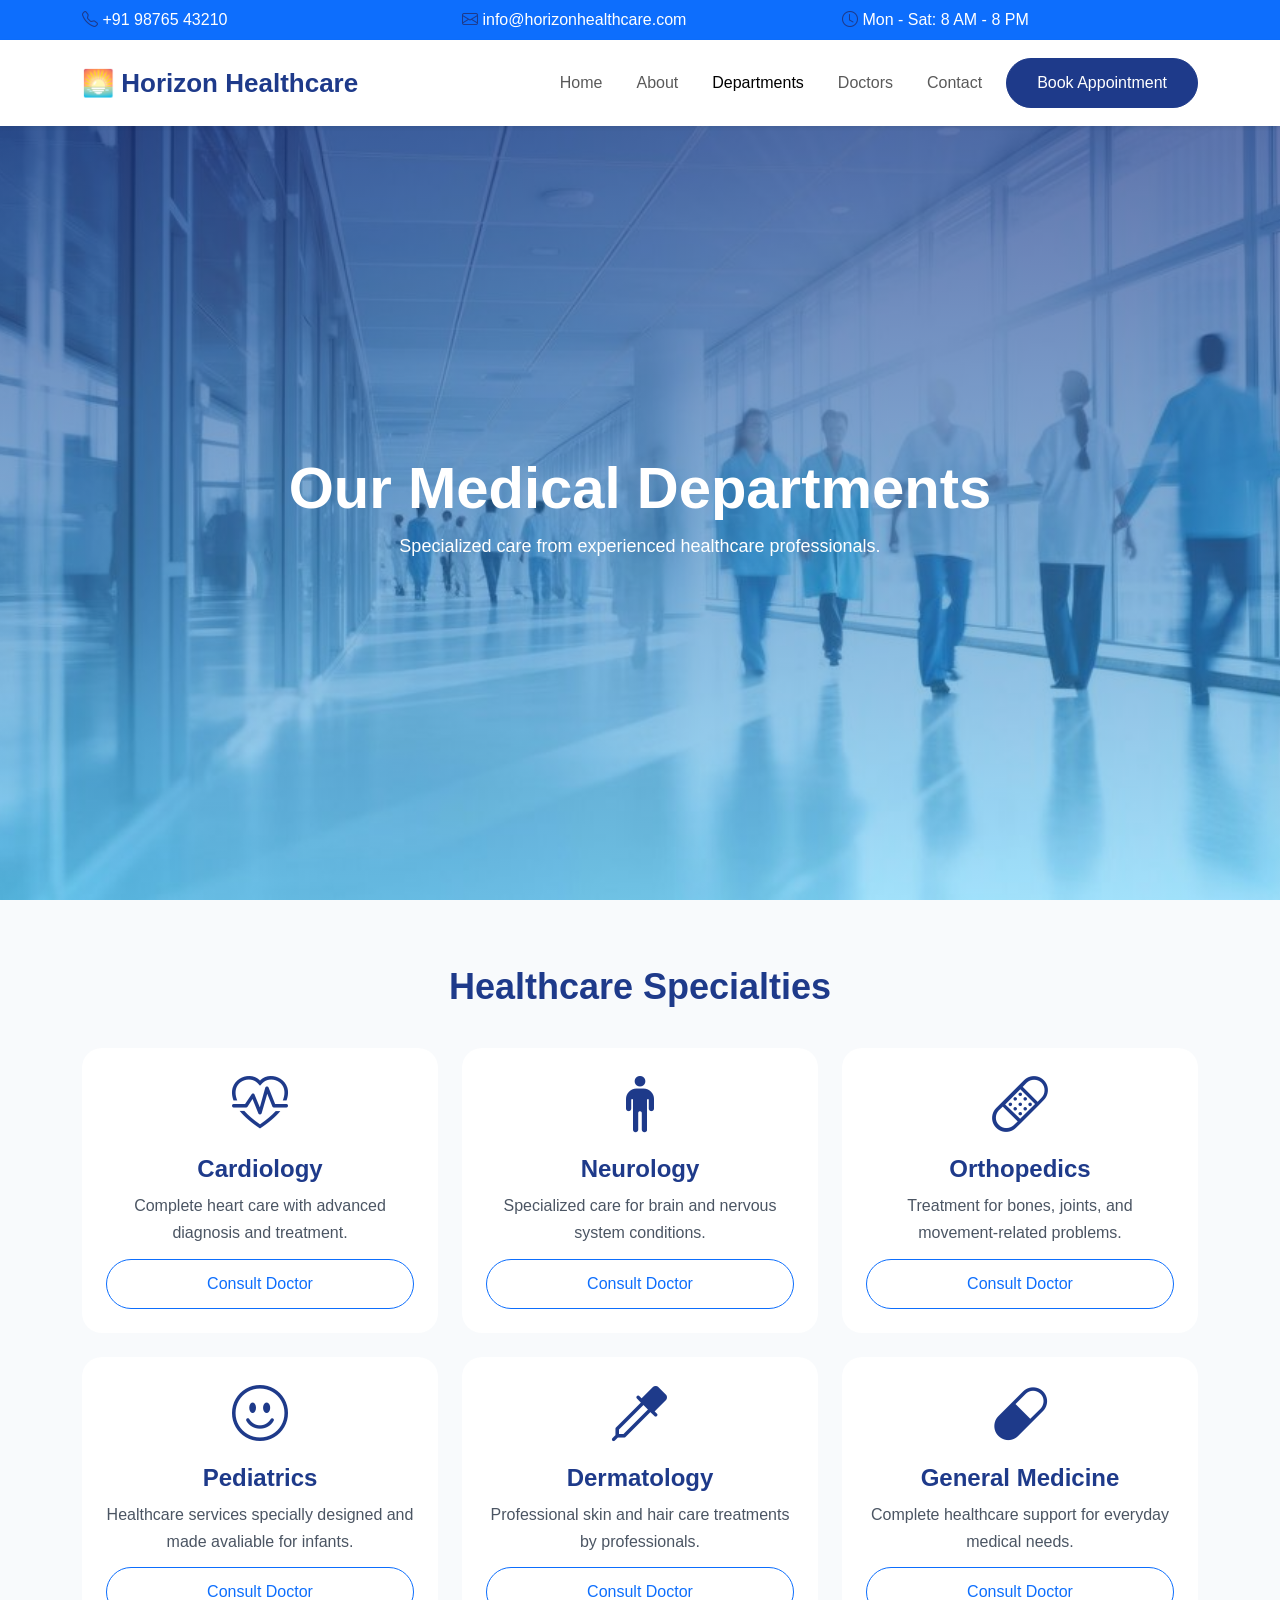
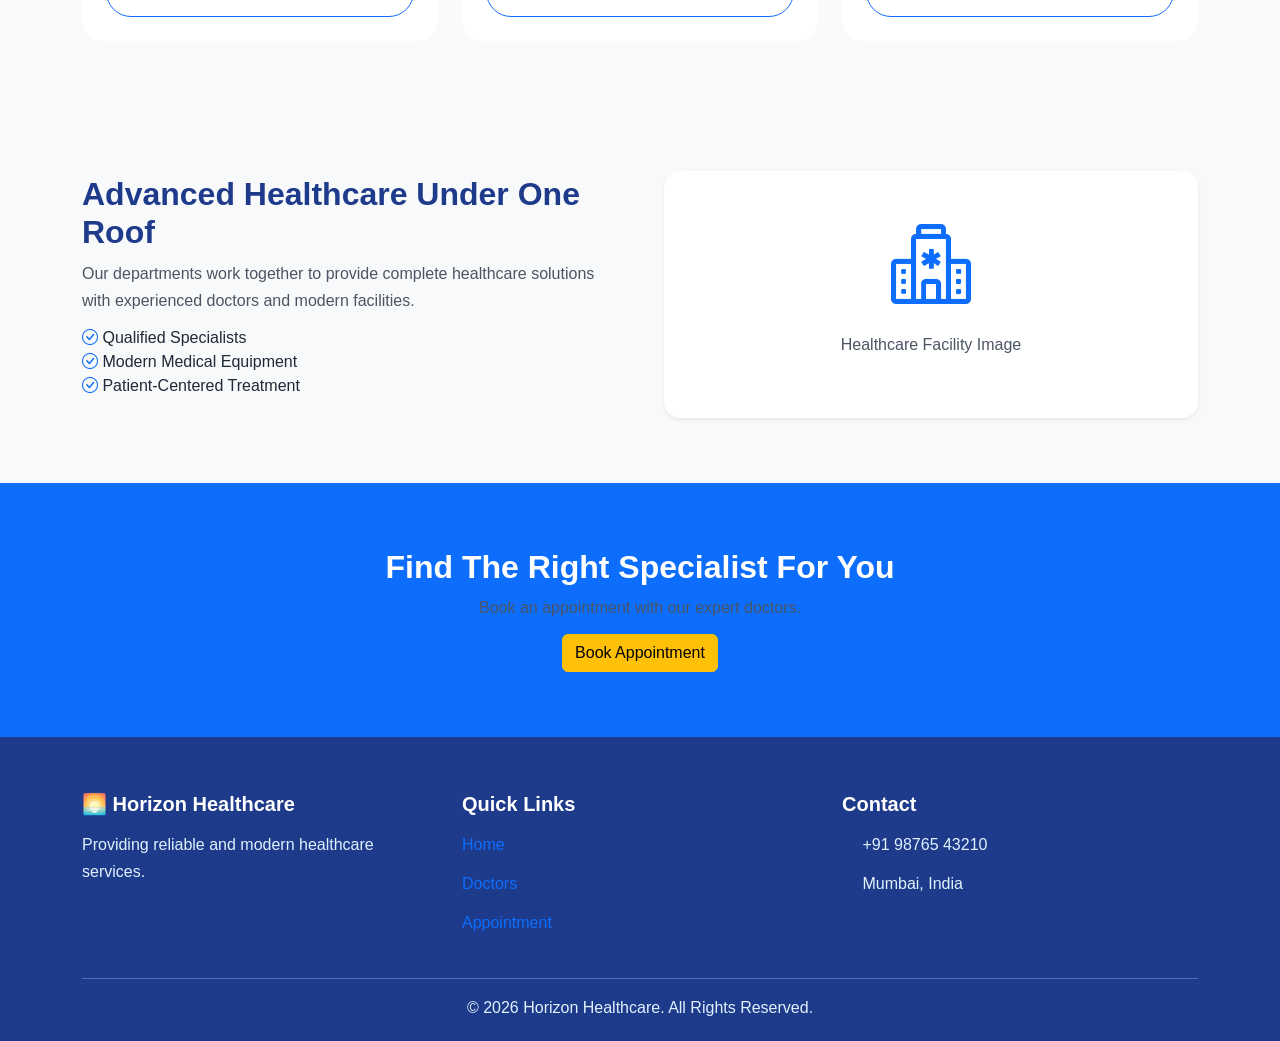
<file: Departments.html>
<!doctype html>
<html lang="en">
  <head>
    <meta charset="UTF-8" />
    <meta name="viewport" content="width=device-width, initial-scale=1.0" />
    <title>Horizon Healthcare | Departments</title>
    <link
      href="https://cdn.jsdelivr.net/npm/bootstrap@5.3.3/dist/css/bootstrap.min.css"
      rel="stylesheet"
    />
    <link
      rel="stylesheet"
      href="https://cdn.jsdelivr.net/npm/bootstrap-icons@1.11.3/font/bootstrap-icons.min.css"
    />
    <link rel="stylesheet" href="css/style.css" />
  </head>
  <body>
    <div class="bg-primary text-white py-2" id="topBar">
      <div class="container">
        <div class="row text-center text-md-start">
          <div class="col-md-4 contact-info">
            <i class="bi bi-telephone"></i>
            +91 98765 43210
          </div>
          <div class="col-md-4 contact-info">
            <i class="bi bi-envelope"></i>
            info@horizonhealthcare.com
          </div>
          <div class="col-md-4 contact-info">
            <i class="bi bi-clock"></i>
            Mon - Sat: 8 AM - 8 PM
          </div>
        </div>
      </div>
    </div>
    <nav
      class="navbar navbar-expand-lg bg-white shadow-sm sticky-top"
      id="mainNavbar"
    >
      <div class="container">
        <a class="navbar-brand fw-bold" href="index.html" id="brandLogo">
          🌅 Horizon Healthcare
        </a>
        <button
          class="navbar-toggler"
          data-bs-toggle="collapse"
          data-bs-target="#navbarMenu"
        >
          <span class="navbar-toggler-icon"></span>
        </button>
        <div class="collapse navbar-collapse" id="navbarMenu">
          <ul class="navbar-nav ms-auto align-items-lg-center">
            <li class="nav-item">
              <a class="nav-link" href="index.html" id="navHome"> Home </a>
            </li>
            <li class="nav-item">
              <a class="nav-link" href="about.html" id="navAbout"> About </a>
            </li>
            <li class="nav-item">
              <a
                class="nav-link active"
                href="departments.html"
                id="navDepartments"
              >
                Departments
              </a>
            </li>
            <li class="nav-item">
              <a class="nav-link" href="doctors.html" id="navDoctors">
                Doctors
              </a>
            </li>
            <li class="nav-item">
              <a class="nav-link" href="contact.html" id="navContact">
                Contact
              </a>
            </li>
            <li class="nav-item ms-lg-3">
              <a
                href="appointment.html"
                class="btn btn-primary"
                id="navAppointment"
              >
                Book Appointment
              </a>
            </li>
          </ul>
        </div>
      </div>
    </nav>
    <section class="hero-section text-center" id="heroSection">
      <div class="container">
        <h1 id="heroTitle">Our Medical Departments</h1>
        <p class="lead" id="heroDescription">
          Specialized care from experienced healthcare professionals.
        </p>
      </div>
    </section>
    <section id="departmentsSection">
      <div class="container">
        <h2 class="section-title" id="departmentsTitle">
          Healthcare Specialties
        </h2>
        <div class="row g-4">
          <div class="col-lg-4 col-md-6">
            <div class="card p-4 text-center h-100 department-card">
              <i class="bi bi-heart-pulse display-4"></i>
              <h4 class="mt-3">Cardiology</h4>
              <p>Complete heart care with advanced diagnosis and treatment.</p>
              <a
                href="appointment.html"
                class="btn btn-outline-primary department-btn"
              >
                Consult Doctor
              </a>
            </div>
          </div>
          <div class="col-lg-4 col-md-6">
            <div class="card p-4 text-center h-100 department-card">
              <i class="bi bi-person-standing display-4"></i>
              <h4 class="mt-3">Neurology</h4>
              <p>Specialized care for brain and nervous system conditions.</p>
              <a
                href="appointment.html"
                class="btn btn-outline-primary department-btn"
              >
                Consult Doctor
              </a>
            </div>
          </div>
          <div class="col-lg-4 col-md-6">
            <div class="card p-4 text-center h-100 department-card">
              <i class="bi bi-bandaid display-4"></i>
              <h4 class="mt-3">Orthopedics</h4>
              <p>Treatment for bones, joints, and movement-related problems.</p>
              <a
                href="appointment.html"
                class="btn btn-outline-primary department-btn"
              >
                Consult Doctor
              </a>
            </div>
          </div>
          <div class="col-lg-4 col-md-6">
            <div class="card p-4 text-center h-100 department-card">
              <i class="bi bi-emoji-smile display-4"></i>
              <h4 class="mt-3">Pediatrics</h4>
              <p>
                Healthcare services specially designed and made avaliable for
                infants.
              </p>
              <a
                href="appointment.html"
                class="btn btn-outline-primary department-btn"
              >
                Consult Doctor
              </a>
            </div>
          </div>
          <div class="col-lg-4 col-md-6">
            <div class="card p-4 text-center h-100 department-card">
              <i class="bi bi-eyedropper display-4"></i>
              <h4 class="mt-3">Dermatology</h4>
              <p>
                Professional skin and hair care treatments by professionals.
              </p>
              <a
                href="appointment.html"
                class="btn btn-outline-primary department-btn"
              >
                Consult Doctor
              </a>
            </div>
          </div>
          <div class="col-lg-4 col-md-6">
            <div class="card p-4 text-center h-100 department-card">
              <i class="bi bi-capsule display-4"></i>
              <h4 class="mt-3">General Medicine</h4>
              <p>Complete healthcare support for everyday medical needs.</p>
              <a
                href="appointment.html"
                class="btn btn-outline-primary department-btn"
              >
                Consult Doctor
              </a>
            </div>
          </div>
        </div>
      </div>
    </section>
    <section class="bg-light" id="advancedHealthcareSection">
      <div class="container">
        <div class="row align-items-center g-5">
          <div class="col-lg-6">
            <h2 id="advancedTitle">Advanced Healthcare Under One Roof</h2>
            <p id="advancedDescription">
              Our departments work together to provide complete healthcare
              solutions with experienced doctors and modern facilities.
            </p>
            <ul class="list-unstyled">
              <li class="feature-item">
                <i class="bi bi-check-circle text-primary"></i>
                Qualified Specialists
              </li>
              <li class="feature-item">
                <i class="bi bi-check-circle text-primary"></i>
                Modern Medical Equipment
              </li>
              <li class="feature-item">
                <i class="bi bi-check-circle text-primary"></i>
                Patient-Centered Treatment
              </li>
            </ul>
          </div>
          <div class="col-lg-6">
            <div
              class="bg-white rounded-4 shadow-sm p-5 text-center facility-image"
            >
              <i class="bi bi-hospital display-1 text-primary"></i>
              <p class="mt-3">Healthcare Facility Image</p>
            </div>
          </div>
        </div>
      </div>
    </section>
    <section class="bg-primary text-white text-center" id="ctaSection">
      <div class="container">
        <h2 class="text-white" id="ctaTitle">
          Find The Right Specialist For You
        </h2>
        <p id="ctaDescription">Book an appointment with our expert doctors.</p>
        <a href="appointment.html" class="btn btn-warning" id="ctaButton">
          Book Appointment
        </a>
      </div>
    </section>
    <footer id="mainFooter">
      <div class="container">
        <div class="row g-4">
          <div class="col-lg-4">
            <h5 id="footerBrand">🌅 Horizon Healthcare</h5>
            <p id="footerDescription">
              Providing reliable and modern healthcare services.
            </p>
          </div>
          <div class="col-lg-4">
            <h5 id="footerQuickLinks">Quick Links</h5>
            <p><a href="index.html" class="footer-link">Home</a></p>
            <p><a href="doctors.html" class="footer-link">Doctors</a></p>
            <p>
              <a href="appointment.html" class="footer-link">Appointment</a>
            </p>
          </div>
          <div class="col-lg-4">
            <h5 id="footerContact">Contact</h5>
            <p class="contact-info">
              <i class="bi bi-telephone"></i>
              +91 98765 43210
            </p>
            <p class="contact-info">
              <i class="bi bi-geo-alt"></i>
              Mumbai, India
            </p>
          </div>
        </div>
        <hr />
        <p class="text-center mb-0" id="copyright">
          © 2026 Horizon Healthcare. All Rights Reserved.
        </p>
      </div>
    </footer>
    <script src="https://cdn.jsdelivr.net/npm/bootstrap@5.3.3/dist/js/bootstrap.bundle.min.js"></script>
    <script src="script.js"></script>
  </body>
</html>
</file>
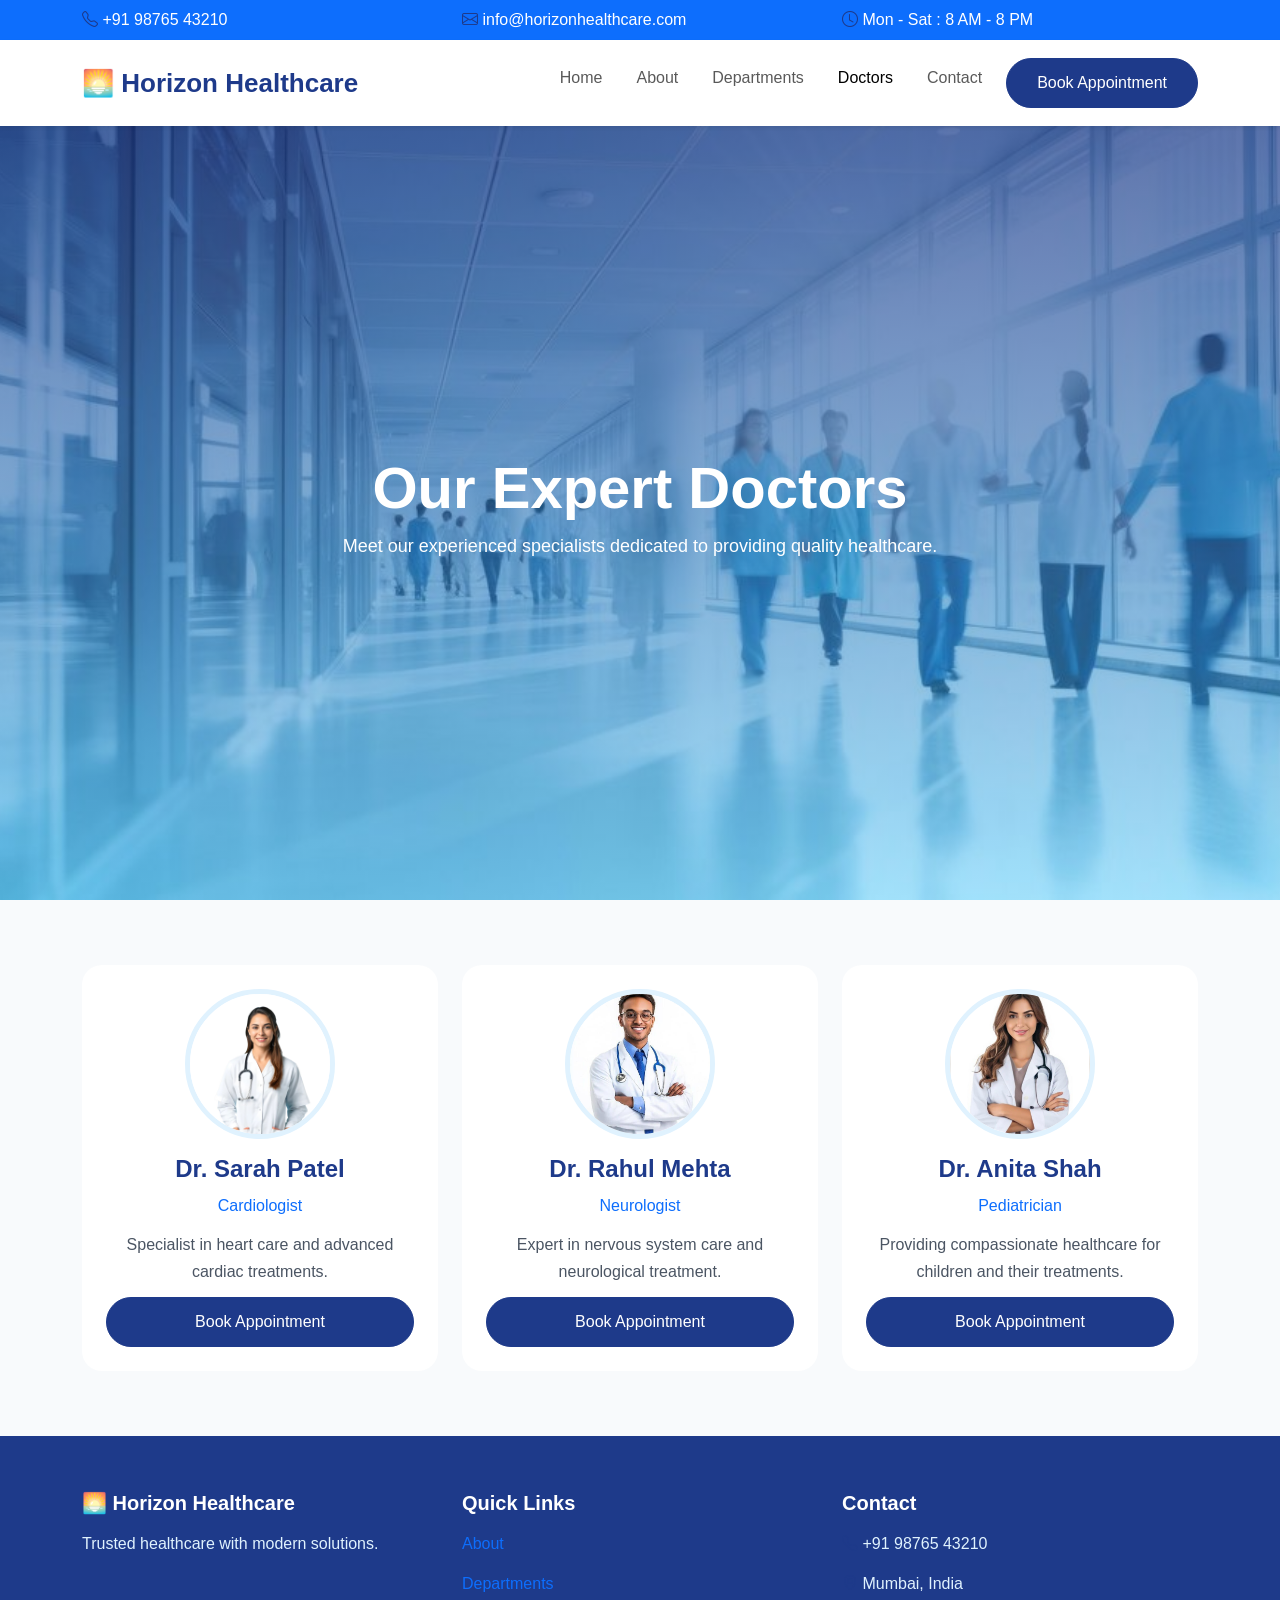
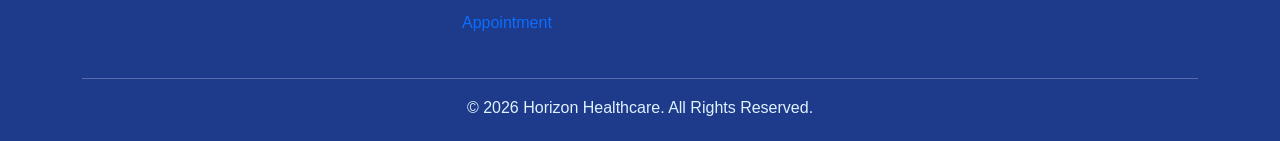
<file: doctors.html>
<!doctype html>
<html lang="en">
  <head>
    <meta charset="UTF-8" />
    <meta name="viewport" content="width=device-width, initial-scale=1.0" />
    <title>Horizon Healthcare | Doctors</title>
    <link
      href="https://cdn.jsdelivr.net/npm/bootstrap@5.3.3/dist/css/bootstrap.min.css"
      rel="stylesheet"
    />
    <link
      href="https://cdn.jsdelivr.net/npm/bootstrap-icons@1.11.3/font/bootstrap-icons.min.css"
      rel="stylesheet"
    />
    <link rel="stylesheet" href="css/style.css" />
  </head>
  <body>
    <div class="bg-primary text-white py-2" id="topBar">
      <div class="container">
        <div class="row text-center text-md-start">
          <div class="col-md-4 contact-info">
            <i class="bi bi-telephone"></i>
            +91 98765 43210
          </div>
          <div class="col-md-4 contact-info">
            <i class="bi bi-envelope"></i>
            info@horizonhealthcare.com
          </div>
          <div class="col-md-4 contact-info">
            <i class="bi bi-clock"></i>
            Mon - Sat : 8 AM - 8 PM
          </div>
        </div>
      </div>
    </div>
    <nav
      class="navbar navbar-expand-lg bg-white shadow-sm sticky-top"
      id="mainNavbar"
    >
      <div class="container">
        <a class="navbar-brand fw-bold" href="index.html" id="brandLogo">
          🌅 Horizon Healthcare
        </a>
        <button
          class="navbar-toggler"
          data-bs-toggle="collapse"
          data-bs-target="#navbarMenu"
        >
          <span class="navbar-toggler-icon"></span>
        </button>
        <div class="collapse navbar-collapse" id="navbarMenu">
          <ul class="navbar-nav ms-auto">
            <li class="nav-item">
              <a class="nav-link" href="index.html" id="navHome"> Home </a>
            </li>
            <li class="nav-item">
              <a class="nav-link" href="about.html" id="navAbout"> About </a>
            </li>
            <li class="nav-item">
              <a class="nav-link" href="departments.html" id="navDepartments">
                Departments
              </a>
            </li>
            <li class="nav-item">
              <a class="nav-link active" href="doctors.html" id="navDoctors">
                Doctors
              </a>
            </li>
            <li class="nav-item">
              <a class="nav-link" href="contact.html" id="navContact">
                Contact
              </a>
            </li>
            <li class="nav-item ms-lg-3">
              <a
                href="appointment.html"
                class="btn btn-primary"
                id="navAppointment"
              >
                Book Appointment
              </a>
            </li>
          </ul>
        </div>
      </div>
    </nav>
    <section class="hero-section text-center" id="heroSection">
      <div class="container">
        <h1 id="heroTitle">Our Expert Doctors</h1>
        <p class="lead" id="heroDescription">
          Meet our experienced specialists dedicated to providing quality
          healthcare.
        </p>
      </div>
    </section>
    <section id="doctorsSection">
      <div class="container">
        <div class="row g-4">
          <div class="col-md-4">
            <div class="card text-center p-4 h-100 doctor-card">
              <img
                src="images/doctors/doctor1.jpg"
                class="rounded-circle mx-auto mb-3 doctor-img"
                width="150"
                height="150"
                alt="Dr Sarah Patel"
              />
              <h4>Dr. Sarah Patel</h4>
              <p class="text-primary">Cardiologist</p>
              <p>Specialist in heart care and advanced cardiac treatments.</p>
              <a href="appointment.html" class="btn btn-primary doctor-btn">
                Book Appointment
              </a>
            </div>
          </div>
          <div class="col-md-4">
            <div class="card text-center p-4 h-100 doctor-card">
              <img
                src="images/doctors/doctor2.jpg"
                class="rounded-circle mx-auto mb-3 doctor-img"
                width="150"
                height="150"
                alt="Dr Rahul Mehta"
              />
              <h4>Dr. Rahul Mehta</h4>
              <p class="text-primary">Neurologist</p>
              <p>Expert in nervous system care and neurological treatment.</p>
              <a href="appointment.html" class="btn btn-primary doctor-btn">
                Book Appointment
              </a>
            </div>
          </div>
          <div class="col-md-4">
            <div class="card text-center p-4 h-100 doctor-card">
              <img
                src="images/doctors/doctor3.jpg"
                class="rounded-circle mx-auto mb-3 doctor-img"
                width="150"
                height="150"
                alt="Dr Anita Shah"
              />
              <h4>Dr. Anita Shah</h4>
              <p class="text-primary">Pediatrician</p>
              <p>
                Providing compassionate healthcare for children and their
                treatments.
              </p>
              <a href="appointment.html" class="btn btn-primary doctor-btn">
                Book Appointment
              </a>
            </div>
          </div>
        </div>
      </div>
    </section>
    <footer id="mainFooter">
      <div class="container">
        <div class="row g-4">
          <div class="col-lg-4">
            <h5 id="footerBrand">🌅 Horizon Healthcare</h5>
            <p id="footerDescription">
              Trusted healthcare with modern solutions.
            </p>
          </div>
          <div class="col-lg-4">
            <h5 id="footerQuickLinks">Quick Links</h5>
            <p><a href="about.html" class="footer-link">About</a></p>
            <p>
              <a href="departments.html" class="footer-link">Departments</a>
            </p>
            <p>
              <a href="appointment.html" class="footer-link">Appointment</a>
            </p>
          </div>
          <div class="col-lg-4">
            <h5 id="footerContact">Contact</h5>
            <p class="contact-info">
              <i class="bi bi-telephone"></i>
              +91 98765 43210
            </p>
            <p class="contact-info">
              <i class="bi bi-geo-alt"></i>
              Mumbai, India
            </p>
          </div>
        </div>
        <hr />
        <p class="text-center mb-0" id="copyright">
          © 2026 Horizon Healthcare. All Rights Reserved.
        </p>
      </div>
    </footer>
    <script src="https://cdn.jsdelivr.net/npm/bootstrap@5.3.3/dist/js/bootstrap.bundle.min.js"></script>
    <script src="script.js"></script>
  </body>
</html>
</file>
<file: css/style.css>
:root {
  --primary: #1e3a8a;
  --secondary: #38bdf8;
  --accent: #f59e0b;
  --background: #f8fafc;
  --surface: #ffffff;
  --text: #1f2937;
  --radius: 20px;
}
* {
  margin: 0;
  padding: 0;
  box-sizing: border-box;
}
body {
  font-family: "Noto Sans", Arial, Helvetica, sans-serif;
  background: var(--background);
  color: var(--text);
}
section {
  padding: 65px 0;
}
h1,
h2,
h3,
h4,
h5 {
  font-weight: 700;
  color: var(--primary);
}
p {
  color: #4b5563;
  line-height: 1.7;
  margin-bottom: 12px;
}
a {
  text-decoration: none;
}
.navbar {
  padding: 18px 0;
}
.navbar-brand {
  font-size: 26px;
  color: var(--primary);
}
.nav-link {
  font-weight: 500;
  margin-left: 18px;
}
.nav-link:hover,
.nav-link.active {
  color: var(--primary);
}
.btn-primary {
  background: var(--primary);
  border-color: var(--primary);
  padding: 12px 30px;
  border-radius: 50px;
}
.btn-primary:hover {
  background: var(--accent);
  border-color: var(--accent);
  color: #000;
  transform: translateY(-3px);
}
.btn-outline-primary {
  padding: 12px 30px;
  border-radius: 50px;
}
.btn-outline-primary:hover {
  background: var(--primary);
}
.hero-section {
  min-height: 86vh;
  display: flex;
  align-items: center;
  padding: 80px 0;
  background:
    linear-gradient(rgba(30, 58, 138, 0.7), rgba(56, 189, 248, 0.45)),
    url("/images/hero.jpg");
  background-size: cover;
  background-position: center;
}
.hero-section h1 {
  font-size: clamp(40px, 5vw, 58px);
  line-height: 1.2;
  color: white;
}
.hero-section p {
  font-size: 18px;
  color: white;
}
.section-title {
  text-align: center;
  margin-bottom: 40px;
  font-size: 36px;
}
.card {
  background: var(--surface);
  border: none;
  border-radius: var(--radius);
}
.card:hover {
  transform: translateY(-8px);
  box-shadow: 0 12px 30px rgba(0, 0, 0, 0.08);
}
.card img {
  object-fit: cover;
}
.rounded-circle {
  object-fit: cover;
}
.bi {
  color: var(--primary);
}
.form-control,
.form-select {
  padding: 12px;
  border-radius: 12px;
  border: 1px solid #d1d5db;
}
.form-control:focus,
.form-select:focus {
  border-color: var(--secondary);
  box-shadow: 0 0 0 0.2rem rgba(56, 189, 248, 0.25);
}
footer {
  background: var(--primary);
  color: white;
  padding: 55px 0 20px;
}
footer h5 {
  color: white;
  margin-bottom: 15px;
}
footer p {
  color: #e0f2fe;
}
footer hr {
  margin: 30px 0 15px;
}
@media (max-width: 768px) {
  section {
    padding: 45px 0;
  }
  .hero-section {
    min-height: 65vh;
    text-align: center;
  }
  .nav-link {
    margin-left: 0;
  }
  .section-title {
    font-size: 30px;
  }
}
.doctor-img {
  object-fit: cover;
  border: 5px solid #e0f2fe;
}
</file>
